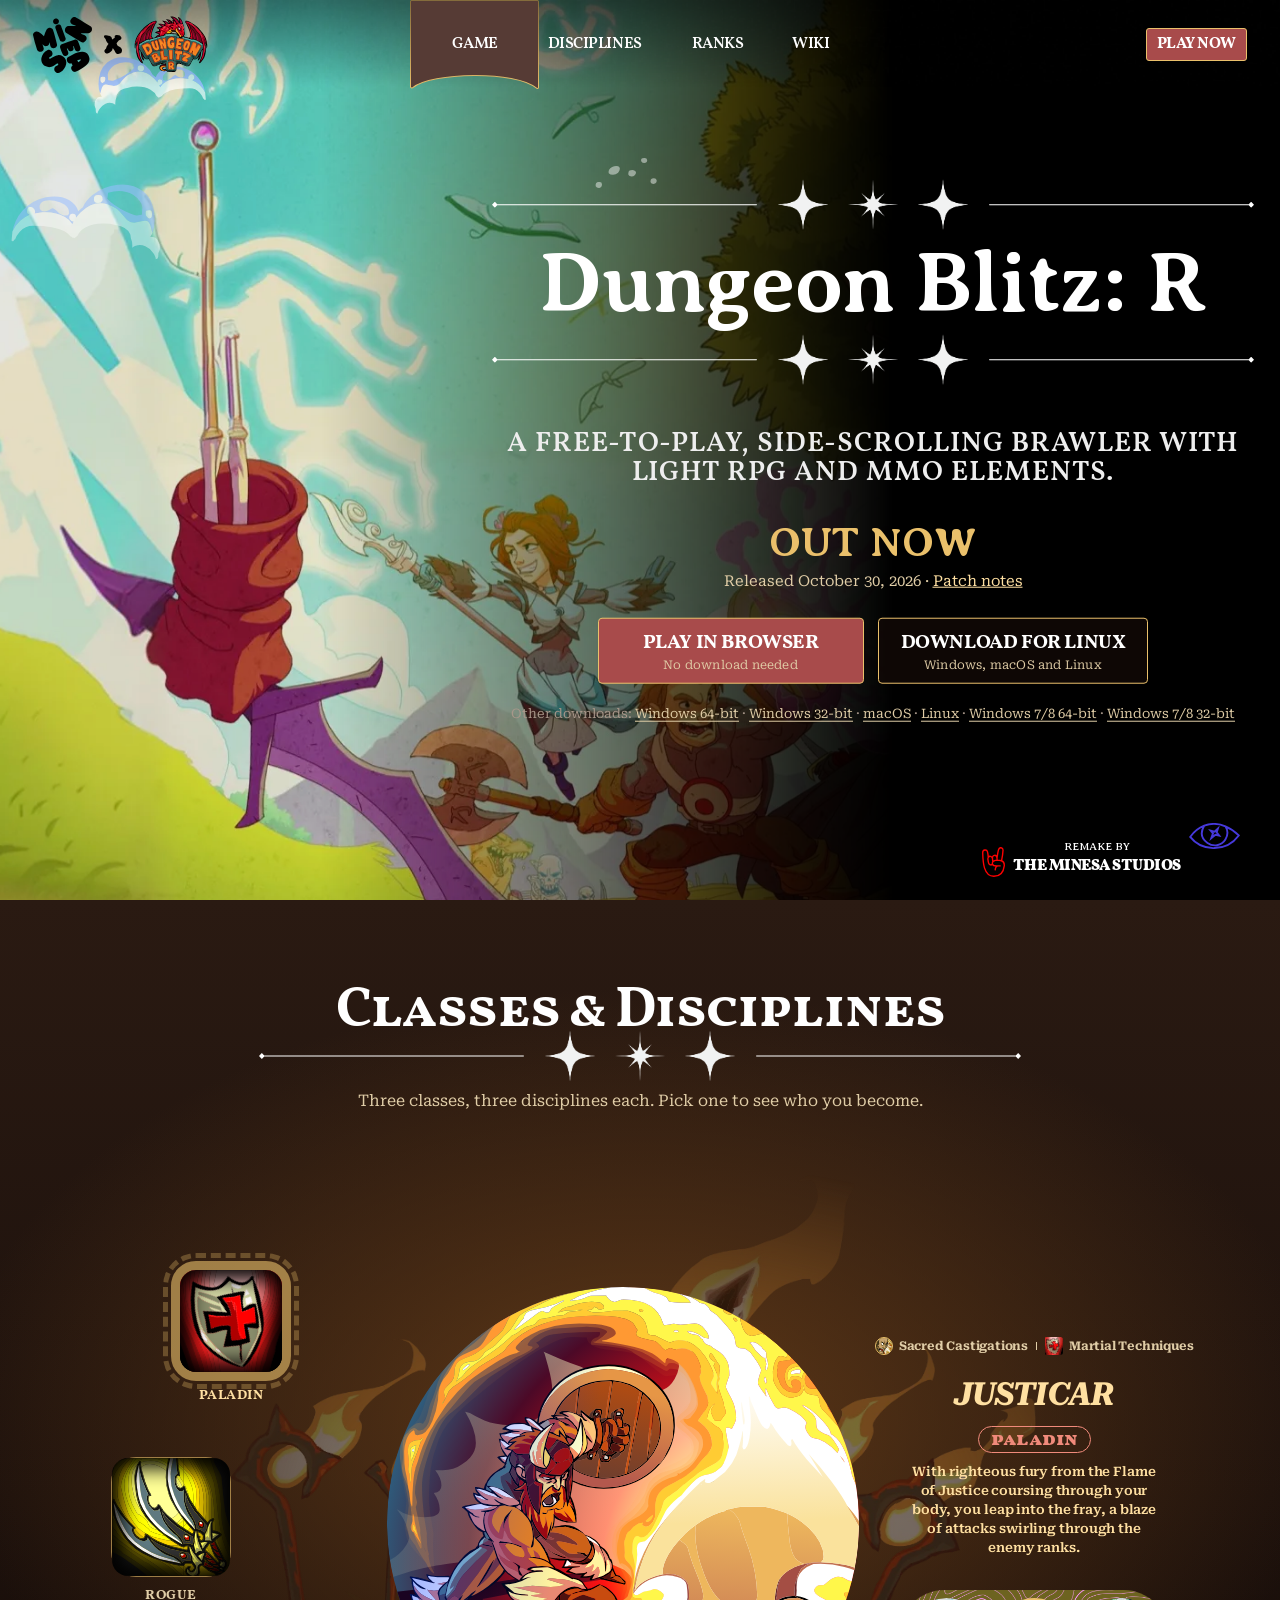
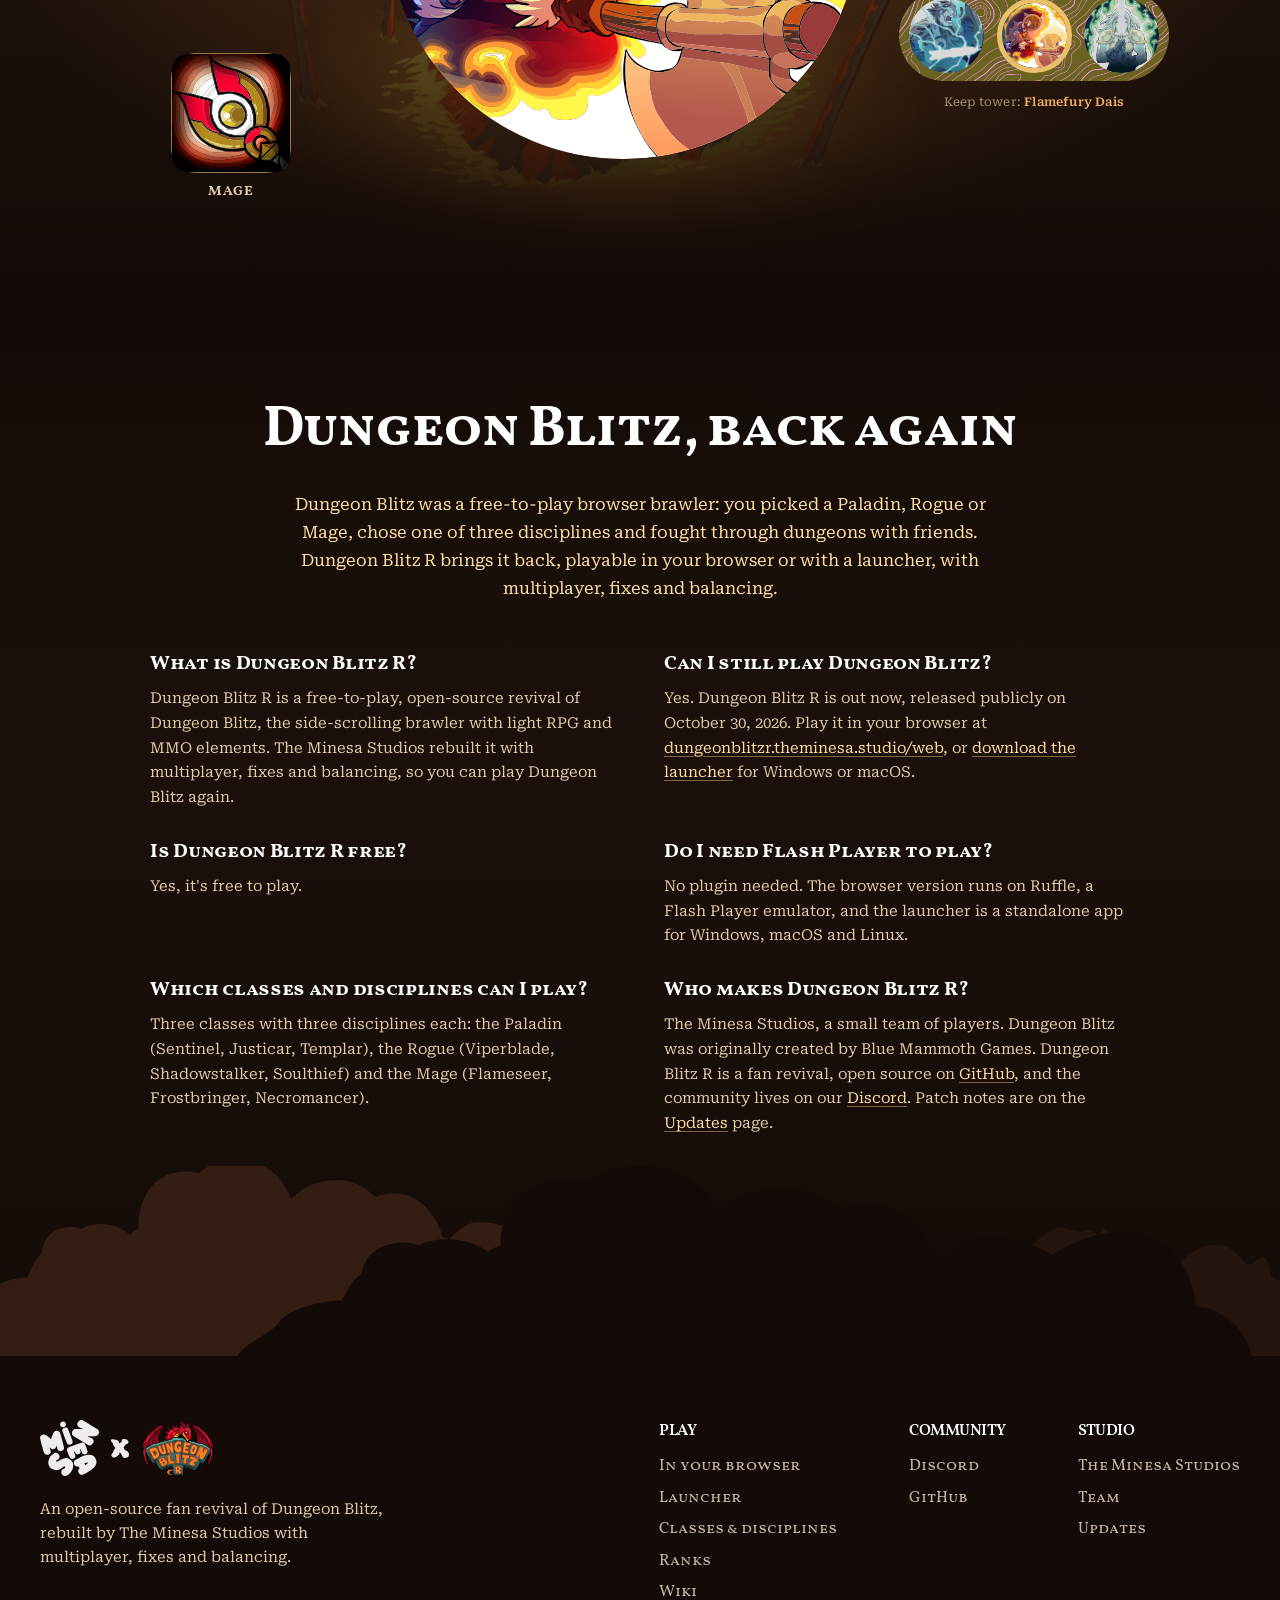
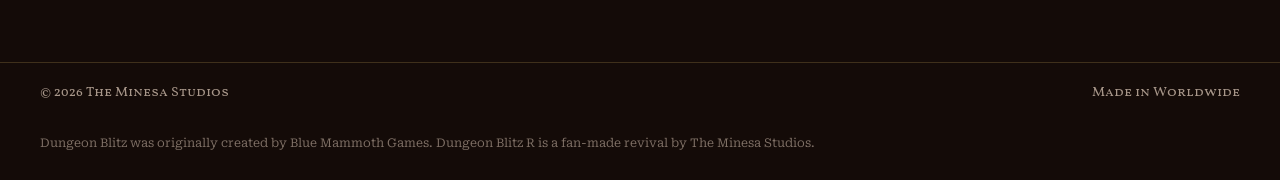
<file: dungeon-blitz-r.html>
<!doctype html>
<html lang="en">
  <head>
    <meta charset="UTF-8" />
    <meta name="viewport" content="width=device-width, initial-scale=1.0" />
    <title>Dungeon Blitz R | Play Dungeon Blitz free in your browser</title>
    <meta
      name="description"
      content="Play Dungeon Blitz again. Dungeon Blitz R is a free, open-source revival of the side-scrolling brawler: Paladin, Rogue and Mage, nine disciplines and multiplayer dungeons, in your browser or with the launcher."
    />
    <link rel="canonical" href="https://theminesa.studio/dungeon-blitz-r.html" />
    <meta property="og:type" content="website" />
    <meta property="og:site_name" content="The Minesa Studios" />
    <meta property="og:title" content="Dungeon Blitz R: play Dungeon Blitz again" />
    <meta
      property="og:description"
      content="A free-to-play, side-scrolling brawler with light RPG and MMO elements. Play in your browser or with the launcher."
    />
    <meta property="og:url" content="https://theminesa.studio/dungeon-blitz-r.html" />
    <meta property="og:image" content="https://theminesa.studio/assets/dungeon-blitz-r/og.jpg" />
    <meta property="og:image:width" content="1200" />
    <meta property="og:image:height" content="630" />
    <meta property="og:image:alt" content="Dungeon Blitz: R" />
    <meta name="twitter:card" content="summary_large_image" />
    <meta name="twitter:title" content="Dungeon Blitz R | Play Dungeon Blitz free in your browser" />
    <meta name="twitter:description" content="A free-to-play, side-scrolling brawler with light RPG and MMO elements. Play in your browser or with the launcher." />
    <meta name="twitter:image" content="https://theminesa.studio/assets/dungeon-blitz-r/og.jpg" />
    <meta name="twitter:image:alt" content="Dungeon Blitz: R" />
    <meta name="theme-color" content="#140b08" />
    <link rel="preconnect" href="https://fonts.googleapis.com" />
    <link rel="preconnect" href="https://fonts.gstatic.com" crossorigin />
    <link
      href="https://fonts.googleapis.com/css2?family=Averia+Serif+Libre:wght@400;700&amp;family=Roboto+Serif:ital,wght@0,400;0,600;0,700;1,400&amp;family=Vollkorn+SC:wght@400;600;700;900&amp;display=swap"
      rel="stylesheet"
    />
    <link rel="stylesheet" href="dungeon-blitz-r.css?v=13" />
    <link rel="icon" type="image/x-icon" href="assets/favicon.ico" />
    <link rel="preload" as="image" href="assets/dungeon-blitz-r/main-bg.webp" fetchpriority="high" />
    <script type="application/ld+json">
      {
        "@context": "https://schema.org",
        "@type": "VideoGame",
        "name": "Dungeon Blitz: R",
        "alternateName": "Dungeon Blitz Remake",
        "url": "https://theminesa.studio/dungeon-blitz-r.html",
        "image": "https://theminesa.studio/assets/dungeon-blitz-r/og.jpg",
        "description": "An open-source fan revival of Dungeon Blitz: a free-to-play, side-scrolling brawler with light RPG and MMO elements.",
        "gamePlatform": ["Web browser", "Windows", "macOS"],
        "genre": ["Action RPG", "Side-scrolling brawler", "MMO"],
        "inLanguage": "en",
        "potentialAction": {
          "@type": "PlayAction",
          "target": "https://dungeonblitzr.theminesa.studio/web"
        },
        "applicationCategory": "Game",
        "playMode": ["https://schema.org/SinglePlayer", "https://schema.org/MultiPlayer"],
        "isAccessibleForFree": true,
        "offers": { "@type": "Offer", "price": 0, "priceCurrency": "USD" },
        "author": { "@type": "Organization", "name": "The Minesa Studios", "url": "https://theminesa.studio" },
        "publisher": { "@type": "Organization", "name": "The Minesa Studios", "url": "https://theminesa.studio" },
        "sameAs": ["https://github.com/theminesastudios", "https://discord.gg/the-minesa-studios-1295512336353722438"]
      }
    </script>
    <script type="application/ld+json">
      {
        "@context": "https://schema.org",
        "@type": "FAQPage",
        "mainEntity": [
          {
            "@type": "Question",
            "name": "What is Dungeon Blitz R?",
            "acceptedAnswer": {
              "@type": "Answer",
              "text": "Dungeon Blitz R is a free-to-play, open-source revival of Dungeon Blitz, the side-scrolling brawler with light RPG and MMO elements. The Minesa Studios rebuilt it with multiplayer, fixes and balancing, so you can play Dungeon Blitz again."
            }
          },
          {
            "@type": "Question",
            "name": "Can I still play Dungeon Blitz?",
            "acceptedAnswer": {
              "@type": "Answer",
              "text": "Yes. Dungeon Blitz R is out now, released publicly on October 30, 2026. Play it in your browser at dungeonblitzr.theminesa.studio/web, or download the launcher for Windows or macOS."
            }
          },
          {
            "@type": "Question",
            "name": "Is Dungeon Blitz R free?",
            "acceptedAnswer": {
              "@type": "Answer",
              "text": "Yes, it's free to play."
            }
          },
          {
            "@type": "Question",
            "name": "Do I need Flash Player to play?",
            "acceptedAnswer": {
              "@type": "Answer",
              "text": "No plugin needed. The browser version runs on Ruffle, a Flash Player emulator, and the launcher is a standalone app for Windows, macOS and Linux."
            }
          },
          {
            "@type": "Question",
            "name": "Which classes and disciplines can I play?",
            "acceptedAnswer": {
              "@type": "Answer",
              "text": "Three classes with three disciplines each: the Paladin (Sentinel, Justicar, Templar), the Rogue (Viperblade, Shadowstalker, Soulthief) and the Mage (Flameseer, Frostbringer, Necromancer)."
            }
          },
          {
            "@type": "Question",
            "name": "Who makes Dungeon Blitz R?",
            "acceptedAnswer": {
              "@type": "Answer",
              "text": "The Minesa Studios, a small team of players. Dungeon Blitz was originally created by Blue Mammoth Games. Dungeon Blitz R is a fan revival, open source on GitHub, and the community lives on our Discord. Patch notes are on the Updates page."
            }
          }
        ]
      }
    </script>
    <script src="dungeon-blitz-r.js?v=5" defer></script>
  </head>
  <body>
    <div class="dbr">
      <a href="#main" class="dbr-skip">Skip to content</a>

      <header class="dbr-header">
        <img src="assets/dungeon-blitz-r/header-bg.png" alt="" class="dbr-header-bg" aria-hidden="true" />
        <a href="./index.html" class="dbr-logo" aria-label="The Minesa Studios home">
          <img src="assets/dungeon-blitz-r/minesa-mark.svg" alt="" class="dbr-logo-mark" width="59" height="56" />
          <img src="assets/dungeon-blitz-r/x.svg" alt="" class="dbr-logo-mark" width="18" height="19" />
          <img src="assets/dungeon-blitz-r/dbr-logo.svg" alt="" width="74" height="57" />
        </a>

        <nav class="dbr-nav" aria-label="Primary">
          <ul>
            <li>
              <a href="#game" class="dbr-nav-item is-active" data-section="game" aria-current="location">
                <img src="assets/dungeon-blitz-r/nav-active.svg" alt="" class="dbr-nav-bg" aria-hidden="true" width="129" height="89" />
                <span>Game</span>
              </a>
            </li>
            <li>
              <a href="#disciplines" class="dbr-nav-item" data-section="disciplines">
                <img src="assets/dungeon-blitz-r/nav-active.svg" alt="" class="dbr-nav-bg" aria-hidden="true" width="129" height="89" />
                <span>Disciplines</span>
              </a>
            </li>
            <li>
              <a href="https://dungeonblitzr.theminesa.studio/rankings" class="dbr-nav-item" target="_blank" rel="noopener">
                <img src="assets/dungeon-blitz-r/nav-active.svg" alt="" class="dbr-nav-bg" aria-hidden="true" width="129" height="89" />
                <span>Ranks</span><span class="dbr-sr-only"> (opens in a new tab)</span>
              </a>
            </li>
            <li>
              <a href="https://dungeonblitzr.theminesa.studio/wiki" class="dbr-nav-item" target="_blank" rel="noopener">
                <img src="assets/dungeon-blitz-r/nav-active.svg" alt="" class="dbr-nav-bg" aria-hidden="true" width="129" height="89" />
                <span>Wiki</span><span class="dbr-sr-only"> (opens in a new tab)</span>
              </a>
            </li>
          </ul>
        </nav>

        <a href="https://dungeonblitzr.theminesa.studio/web" class="dbr-launch" target="_blank" rel="noopener">
          Play Now<span class="dbr-sr-only"> in your browser (opens in a new tab)</span>
        </a>
      </header>

      <main id="main" tabindex="-1">
        <section id="game" class="dbr-main" aria-labelledby="dbr-title">
          <div class="dbr-parallax dbr-main-bg-wrap" aria-hidden="true">
            <img src="assets/dungeon-blitz-r/main-bg.webp" alt="" class="dbr-main-bg" width="2560" height="1186" fetchpriority="high" />
          </div>
          <div class="dbr-main-shade" aria-hidden="true"></div>

          <div class="dbr-sky" aria-hidden="true">
            <img src="assets/dungeon-blitz-r/scenery/mist-cloud-1.svg" alt="" class="dbr-parallax dbr-cloud dbr-cloud-a" width="240" height="109" />
            <img src="assets/dungeon-blitz-r/scenery/mist-cloud-2.svg" alt="" class="dbr-parallax dbr-cloud dbr-cloud-b" width="187" height="111" />
            <img src="assets/dungeon-blitz-r/scenery/mist-cloud-3.svg" alt="" class="dbr-parallax dbr-cloud dbr-cloud-c" width="110" height="63" />
            <img src="assets/dungeon-blitz-r/scenery/mist-cloud-1.svg" alt="" class="dbr-parallax dbr-cloud dbr-cloud-d" width="240" height="109" />
          </div>

          <div class="dbr-main-content">
            <div class="dbr-main-heading">
              <div class="dbr-ornament" aria-hidden="true">
                <img src="assets/dungeon-blitz-r/divider-left.svg" alt="" class="dbr-ornament-line" width="265" height="6" />
                <img src="assets/dungeon-blitz-r/tl-5.png" alt="" class="dbr-ornament-star" width="50" height="50" />
                <img src="assets/dungeon-blitz-r/tl-25.png" alt="" class="dbr-ornament-star" width="50" height="50" />
                <img src="assets/dungeon-blitz-r/tl-5.png" alt="" class="dbr-ornament-star" width="50" height="50" />
                <img src="assets/dungeon-blitz-r/divider-right.svg" alt="" class="dbr-ornament-line" width="265" height="6" />
              </div>
              <h1 id="dbr-title" class="dbr-main-title">Dungeon Blitz: R</h1>
              <div class="dbr-ornament" aria-hidden="true">
                <img src="assets/dungeon-blitz-r/divider-left.svg" alt="" class="dbr-ornament-line" width="265" height="6" />
                <img src="assets/dungeon-blitz-r/tl-5.png" alt="" class="dbr-ornament-star" width="50" height="50" />
                <img src="assets/dungeon-blitz-r/tl-25.png" alt="" class="dbr-ornament-star" width="50" height="50" />
                <img src="assets/dungeon-blitz-r/tl-5.png" alt="" class="dbr-ornament-star" width="50" height="50" />
                <img src="assets/dungeon-blitz-r/divider-right.svg" alt="" class="dbr-ornament-line" width="265" height="6" />
              </div>
            </div>
            <p class="dbr-main-tagline">A free-to-play, side-scrolling brawler with light RPG and MMO elements.</p>

            <div class="dbr-main-status">
              <p class="dbr-main-soon is-live">Out Now</p>
              <p class="dbr-main-release">Released <time datetime="2026-10-30">October 30, 2026</time> &middot; <a href="./updates.html">Patch notes</a></p>
            </div>

            <div class="dbr-play" id="play">
              <a class="dbr-play-btn is-primary" href="https://dungeonblitzr.theminesa.studio/web" target="_blank" rel="noopener">
                Play in browser
                <small>No download needed<span class="dbr-sr-only"> (opens in a new tab)</span></small>
              </a>
              <a
                class="dbr-play-btn"
                href="#play"
                data-launcher-download
              >
                <span data-launcher-label>Download the launcher</span>
                <small data-launcher-meta>Windows, macOS and Linux</small>
              </a>
            </div>
            <p class="dbr-play-other" data-launcher-other>
              Other downloads:
              <a href="#play" data-launcher-asset="win-x64">Windows 64-bit</a>
              &middot;
              <a href="#play" data-launcher-asset="win-ia32">Windows 32-bit</a>
              &middot;
              <a href="#play" data-launcher-asset="mac">macOS</a>
              &middot;
              <a href="#play" data-launcher-asset="linux">Linux</a>
              &middot;
              <a href="#play" data-launcher-asset="win7-x64">Windows 7/8 64-bit</a>
              &middot;
              <a href="#play" data-launcher-asset="win7-ia32">Windows 7/8 32-bit</a>
            </p>
          </div>

          <p class="dbr-credit">
            <img src="assets/dungeon-blitz-r/rocking.svg" alt="" class="dbr-credit-rock" width="23" height="30" />
            <span class="dbr-credit-text">
              <span>remake by</span>
              <strong>The Minesa Studios</strong>
            </span>
            <img src="assets/dungeon-blitz-r/eye.svg" alt="" class="dbr-credit-eye" width="51" height="26" />
          </p>
        </section>

        <section id="disciplines" class="dbr-classes" aria-labelledby="dbr-classes-title">
          <div class="dbr-classes-heading">
            <h2 id="dbr-classes-title" class="dbr-section-title">Classes &amp; Disciplines</h2>
            <div class="dbr-ornament" aria-hidden="true">
                <img src="assets/dungeon-blitz-r/divider-left.svg" alt="" class="dbr-ornament-line" width="265" height="6" />
                <img src="assets/dungeon-blitz-r/tl-5.png" alt="" class="dbr-ornament-star" width="50" height="50" />
                <img src="assets/dungeon-blitz-r/tl-25.png" alt="" class="dbr-ornament-star" width="50" height="50" />
                <img src="assets/dungeon-blitz-r/tl-5.png" alt="" class="dbr-ornament-star" width="50" height="50" />
                <img src="assets/dungeon-blitz-r/divider-right.svg" alt="" class="dbr-ornament-line" width="265" height="6" />
              </div>
            <p class="dbr-classes-intro">Three classes, three disciplines each. Pick one to see who you become.</p>
          </div>

          <!-- Built by dungeon-blitz-r.js from its class data. -->
          <div class="dbr-classes-stage" data-class-showcase></div>
        </section>

        <section id="about" class="dbr-faq" aria-labelledby="dbr-faq-title">
          <div class="dbr-faq-inner">
            <h2 id="dbr-faq-title" class="dbr-section-title">Dungeon Blitz, back again</h2>
            <p class="dbr-faq-lead">
              Dungeon Blitz was a free-to-play browser brawler: you picked a Paladin, Rogue or Mage, chose one of three
              disciplines and fought through dungeons with friends. Dungeon Blitz R brings it back, playable in your
              browser or with a launcher, with multiplayer, fixes and balancing.
            </p>
            <div class="dbr-faq-list">
            <div class="dbr-faq-item">
              <h3>What is Dungeon Blitz R?</h3>
              <p>Dungeon Blitz R is a free-to-play, open-source revival of Dungeon Blitz, the side-scrolling brawler with light RPG and MMO elements. The Minesa Studios rebuilt it with multiplayer, fixes and balancing, so you can play Dungeon Blitz again.</p>
            </div>
            <div class="dbr-faq-item">
              <h3>Can I still play Dungeon Blitz?</h3>
              <p>Yes. Dungeon Blitz R is out now, released publicly on October 30, 2026. Play it in your browser at <a href="https://dungeonblitzr.theminesa.studio/web" target="_blank" rel="noopener">dungeonblitzr.theminesa.studio/web</a>, or <a href="#play">download the launcher</a> for Windows or macOS.</p>
            </div>
            <div class="dbr-faq-item">
              <h3>Is Dungeon Blitz R free?</h3>
              <p>Yes, it's free to play.</p>
            </div>
            <div class="dbr-faq-item">
              <h3>Do I need Flash Player to play?</h3>
              <p>No plugin needed. The browser version runs on Ruffle, a Flash Player emulator, and the launcher is a standalone app for Windows, macOS and Linux.</p>
            </div>
            <div class="dbr-faq-item">
              <h3>Which classes and disciplines can I play?</h3>
              <p>Three classes with three disciplines each: the Paladin (Sentinel, Justicar, Templar), the Rogue (Viperblade, Shadowstalker, Soulthief) and the Mage (Flameseer, Frostbringer, Necromancer).</p>
            </div>
            <div class="dbr-faq-item">
              <h3>Who makes Dungeon Blitz R?</h3>
              <p>The Minesa Studios, a small team of players. Dungeon Blitz was originally created by Blue Mammoth Games. Dungeon Blitz R is a fan revival, open source on <a href="https://github.com/theminesastudios" target="_blank" rel="noopener">GitHub</a>, and the community lives on our <a href="https://discord.gg/the-minesa-studios-1295512336353722438" target="_blank" rel="noopener">Discord</a>. Patch notes are on the <a href="./updates.html">Updates</a> page.</p>
            </div>
            </div>
          </div>
        </section>
      </main>

      <footer class="dbr-footer">
        <div class="dbr-footer-scenery" aria-hidden="true">
          <img src="assets/dungeon-blitz-r/scenery/dark-cloud-2.svg" alt="" class="dbr-parallax dbr-footer-cloud dbr-footer-cloud-back" width="659" height="185" />
          <img src="assets/dungeon-blitz-r/scenery/dark-cloud-3.svg" alt="" class="dbr-parallax dbr-footer-cloud dbr-footer-cloud-mid" width="729" height="143" />
          <img src="assets/dungeon-blitz-r/scenery/dark-cloud-1.svg" alt="" class="dbr-parallax dbr-footer-cloud dbr-footer-cloud-front" width="880" height="198" />
        </div>

        <div class="dbr-footer-inner">
          <div class="dbr-footer-brand">
            <a href="./index.html" class="dbr-logo" aria-label="The Minesa Studios home">
              <img src="assets/dungeon-blitz-r/minesa-mark.svg" alt="" class="dbr-logo-mark" width="59" height="56" />
              <img src="assets/dungeon-blitz-r/x.svg" alt="" class="dbr-logo-mark" width="18" height="19" />
              <img src="assets/dungeon-blitz-r/dbr-logo.svg" alt="" width="74" height="57" />
            </a>
            <p>An open-source fan revival of Dungeon Blitz, rebuilt by The Minesa Studios with multiplayer, fixes and balancing.</p>
          </div>

          <nav class="dbr-footer-links" aria-label="Footer">
            <div>
              <h2 class="dbr-footer-heading">Play</h2>
              <ul>
                <li>
                  <a href="https://dungeonblitzr.theminesa.studio/web" target="_blank" rel="noopener">In your browser<span class="dbr-sr-only"> (opens in a new tab)</span></a>
                </li>
                <li>
                  <a href="#play" data-launcher-download>Launcher</a>
                </li>
                <li><a href="#disciplines">Classes &amp; disciplines</a></li>
                <li><a href="https://dungeonblitzr.theminesa.studio/rankings" target="_blank" rel="noopener">Ranks<span class="dbr-sr-only"> (opens in a new tab)</span></a></li>
                <li><a href="https://dungeonblitzr.theminesa.studio/wiki" target="_blank" rel="noopener">Wiki<span class="dbr-sr-only"> (opens in a new tab)</span></a></li>
              </ul>
            </div>
            <div>
              <h2 class="dbr-footer-heading">Community</h2>
              <ul>
                <li>
                  <a href="https://discord.gg/the-minesa-studios-1295512336353722438" target="_blank" rel="noopener">Discord<span class="dbr-sr-only"> (opens in a new tab)</span></a>
                </li>
                <li>
                  <a href="https://github.com/theminesastudios" target="_blank" rel="noopener">GitHub<span class="dbr-sr-only"> (opens in a new tab)</span></a>
                </li>
              </ul>
            </div>
            <div>
              <h2 class="dbr-footer-heading">Studio</h2>
              <ul>
                <li><a href="./index.html">The Minesa Studios</a></li>
                <li><a href="./team.html">Team</a></li>
                <li><a href="./updates.html">Updates</a></li>
              </ul>
            </div>
          </nav>
        </div>

        <div class="dbr-footer-bottom">
          <span>© 2026 The Minesa Studios</span>
          <span>Made in Worldwide</span>
        </div>
        <p class="dbr-footer-credit">
          Dungeon Blitz was originally created by Blue Mammoth Games. Dungeon Blitz R is a fan-made revival by The Minesa Studios.
        </p>
      </footer>
    </div>
  </body>
</html>
</file>
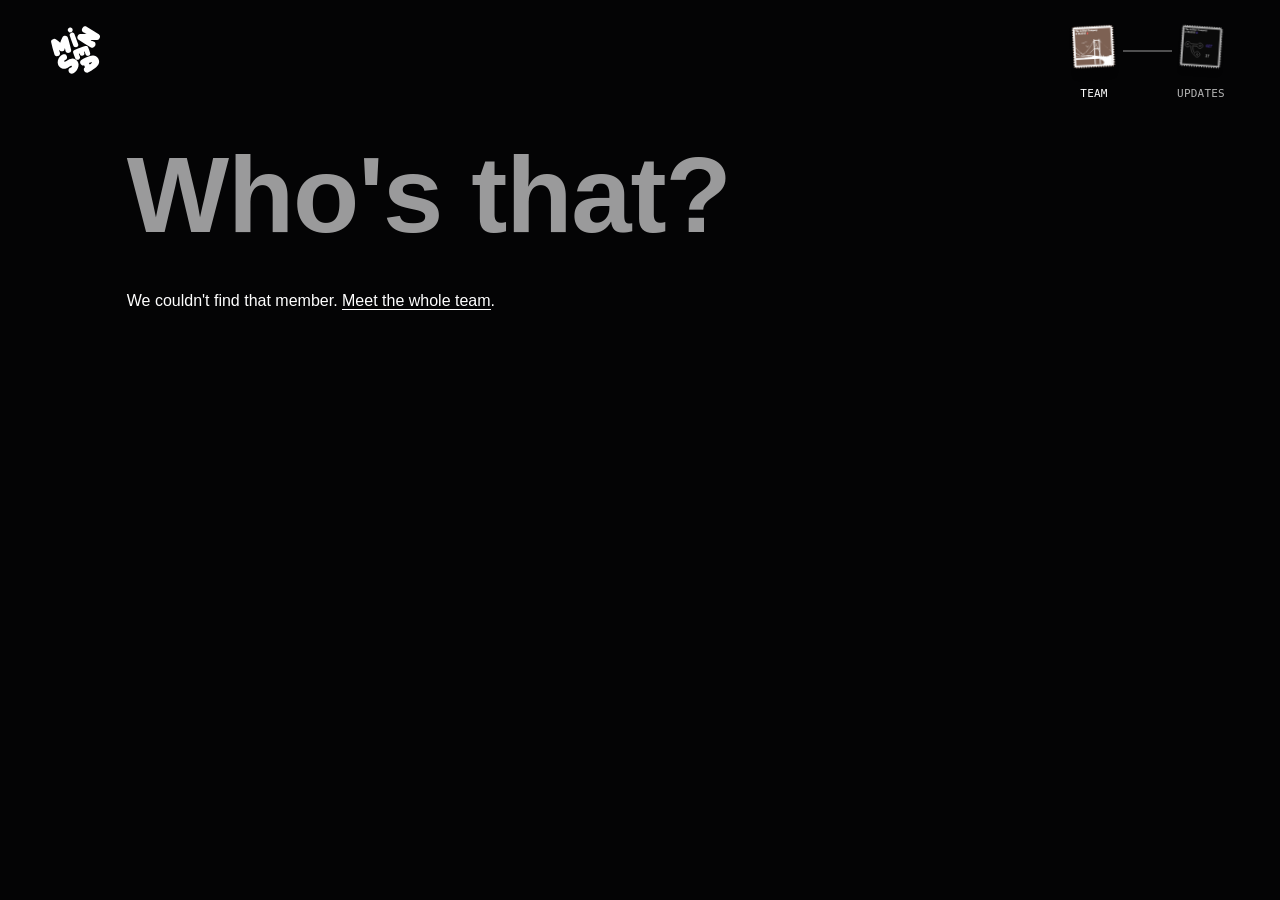
<file: member.html>
<!doctype html>
<html lang="en">
  <head>
    <meta charset="UTF-8" />
    <meta name="viewport" content="width=device-width, initial-scale=1.0" />
    <title>Member | The Minesa Studios</title>
    <meta name="description" content="Meet the people behind The Minesa Studios." />
    <meta name="robots" content="index, follow" />
    <link rel="canonical" href="https://theminesa.studio/team.html" />
    <meta property="og:type" content="profile" />
    <meta property="og:title" content="Member | The Minesa Studios" />
    <meta property="og:description" content="Meet the people behind The Minesa Studios." />
    <meta property="og:url" content="https://theminesa.studio/team.html" />
    <meta name="theme-color" content="#040405" />
    <link rel="stylesheet" href="style.css?v=9" />
    <link rel="stylesheet" href="member.css?v=8" />
    <link rel="icon" type="image/x-icon" href="assets/favicon.ico" />
    <link rel="expect" href="#member-ready" blocking="render" />
    <script>
      // Arriving by view transition, the page shows complete at once (no entrance fades), so
      // the morph doesn't start from a half-empty snapshot.
      addEventListener("pagereveal", (event) => {
        if (event.viewTransition) document.documentElement.classList.add("m-vt-in");
      });
    </script>
  </head>
  <body class="member-page">
    <a class="m-skip" href="#member">Skip to the profile</a>

    <header class="m-header">
      <a class="m-logo" href="./index.html" aria-label="The Minesa Studios home">
        <img src="./assets/navigation-assets/Logo.svg" alt="" width="52" height="51" />
      </a>

      <nav class="site-nav" aria-label="Main">
        <a class="site-nav__item site-nav__item--team is-current" href="./team.html">
          <img src="./assets/navigation-assets/TEAM%20STAMP.svg" alt="" width="50" height="50" />
          <span>Team</span>
        </a>
        <span class="site-nav__divider" aria-hidden="true"></span>
        <a class="site-nav__item site-nav__item--updates" href="./updates.html">
          <img src="./assets/navigation-assets/RELEASE%20STAMP.svg" alt="" width="50" height="50" />
          <span>Updates</span>
        </a>
      </nav>
    </header>

    <!-- Filled from data/members.js by member.js before the first paint. -->
    <main class="m-main" id="member" tabindex="-1"></main>
    <noscript><p class="m-missing">Turn on JavaScript to meet the team, or see <a href="./team.html">the team page</a>.</p></noscript>

    <script src="data/members.js?v=3"></script>
    <script src="member.js?v=5"></script>
    <span id="member-ready" hidden></span>
  </body>
</html>
</file>
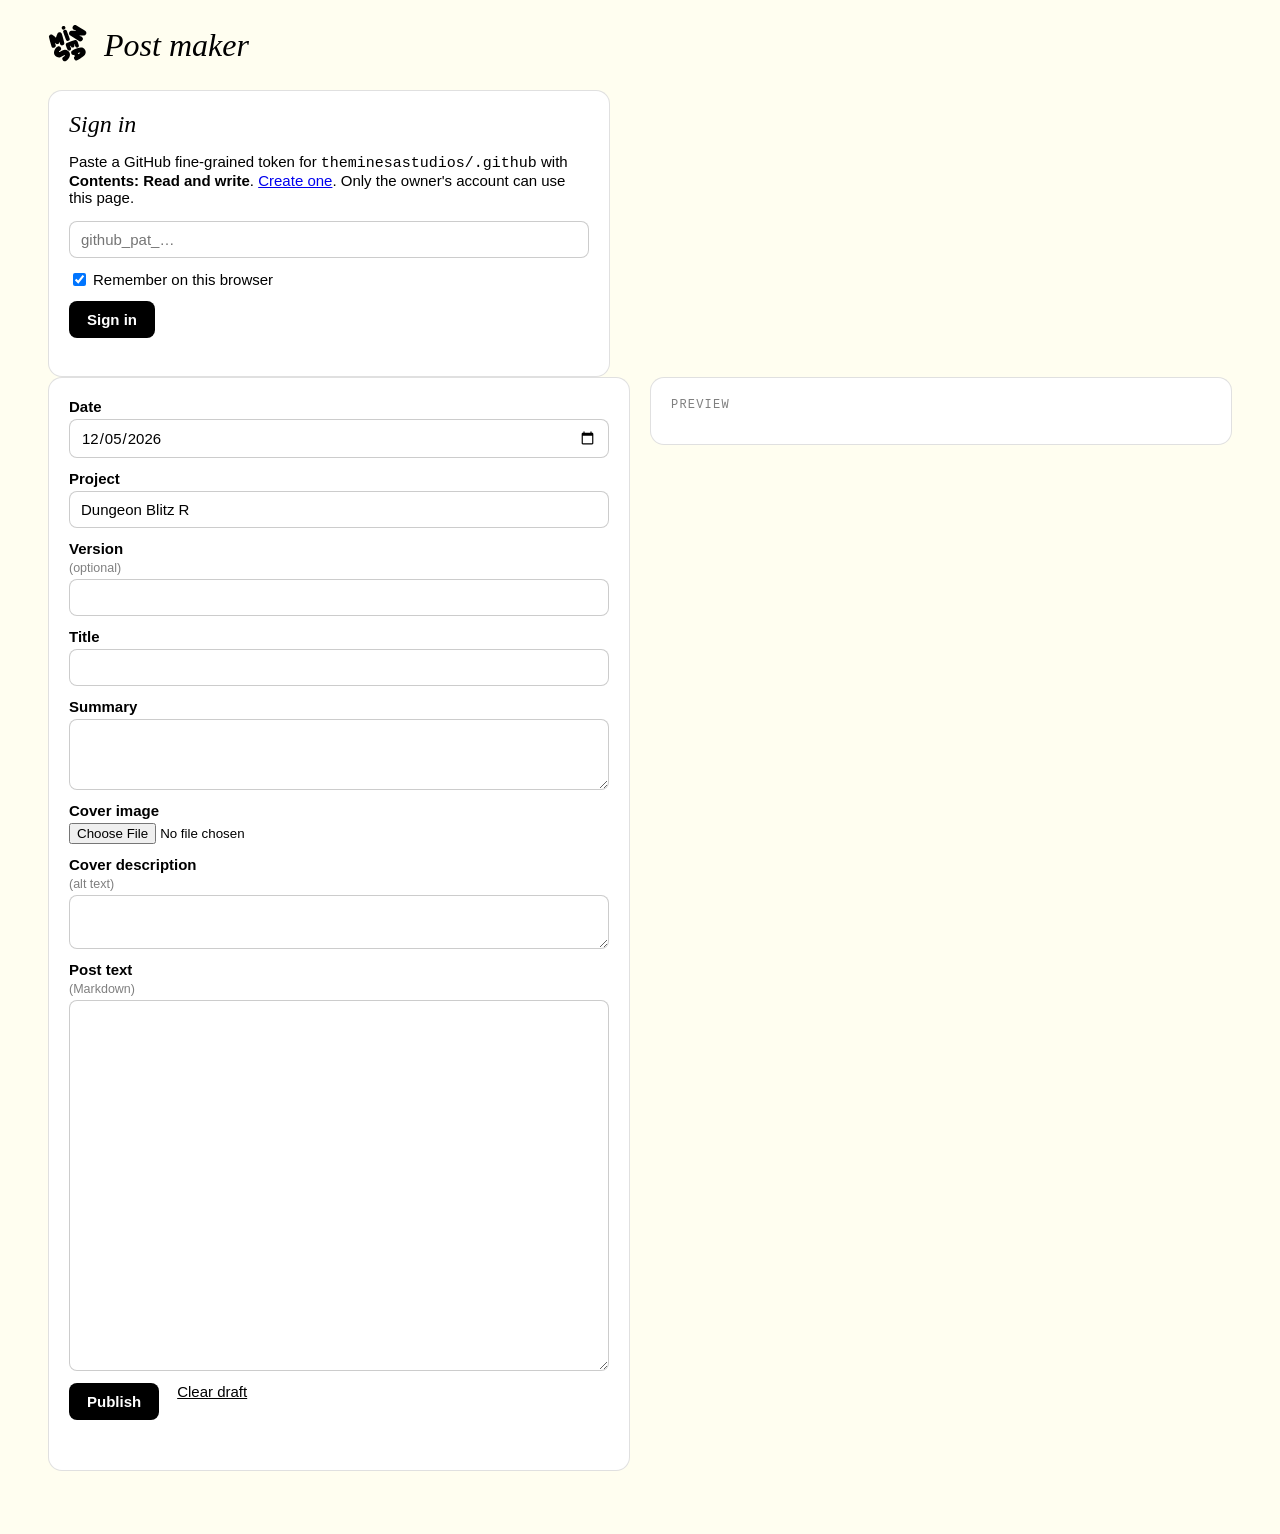
<file: post-maker.html>
<!doctype html>
<html lang="en">
  <head>
    <meta charset="UTF-8" />
    <meta name="viewport" content="width=device-width, initial-scale=1.0" />
    <title>Post maker | The Minesa Studios</title>
    <meta name="robots" content="noindex, nofollow" />
    <link rel="icon" type="image/x-icon" href="assets/favicon.ico" />
    <link rel="stylesheet" href="updates.css?v=9" />
    <link rel="stylesheet" href="post-maker.css?v=1" />
  </head>
  <body class="pm">
    <header class="pm-header">
      <a href="./index.html" class="pm-logo"><img src="./assets/navigation-assets/Logo-black.svg" alt="The Minesa Studios" width="40" height="39" /></a>
      <h1>Post maker</h1>
      <span class="pm-user" data-user hidden></span>
      <button type="button" class="pm-link" data-signout hidden>Sign out</button>
    </header>

    <section class="pm-card" data-signin>
      <h2>Sign in</h2>
      <p>
        Paste a GitHub fine-grained token for <code>theminesastudios/.github</code> with
        <strong>Contents: Read and write</strong>.
        <a href="https://github.com/settings/personal-access-tokens/new" target="_blank" rel="noopener">Create one</a>.
        Only the owner's account can use this page.
      </p>
      <form data-signin-form>
        <input type="password" name="token" placeholder="github_pat_…" autocomplete="off" required />
        <label class="pm-check"><input type="checkbox" name="remember" checked /> Remember on this browser</label>
        <button type="submit">Sign in</button>
      </form>
      <p class="pm-status" data-signin-status></p>
    </section>

    <main class="pm-grid" data-editor hidden>
      <form class="pm-card pm-form" data-post-form>
        <label>Date <input type="date" name="date" required /></label>
        <label>Project <input type="text" name="project" value="Dungeon Blitz R" required /></label>
        <label>Version <small>(optional)</small> <input type="text" name="version" /></label>
        <label>Title <input type="text" name="title" required /></label>
        <label>Summary <textarea name="summary" rows="3" required></textarea></label>
        <label>Cover image <input type="file" name="cover" accept="image/*" /></label>
        <img class="pm-cover" data-cover-preview alt="" hidden />
        <label>Cover description <small>(alt text)</small> <textarea name="imageAlt" rows="2"></textarea></label>
        <label>Post text <small>(Markdown)</small> <textarea name="body" rows="18" required></textarea></label>
        <div class="pm-actions">
          <button type="submit">Publish</button>
          <button type="button" class="pm-link" data-clear>Clear draft</button>
        </div>
        <p class="pm-status" data-post-status></p>
      </form>

      <section class="pm-card pm-preview">
        <p class="pm-label">Preview</p>
        <h2 class="post-title" data-preview-title></h2>
        <div class="post-content is-loaded" data-preview-body></div>
      </section>
    </main>

    <script src="updates.js?v=6"></script>
    <script src="post-maker.js?v=1"></script>
  </body>
</html>
</file>
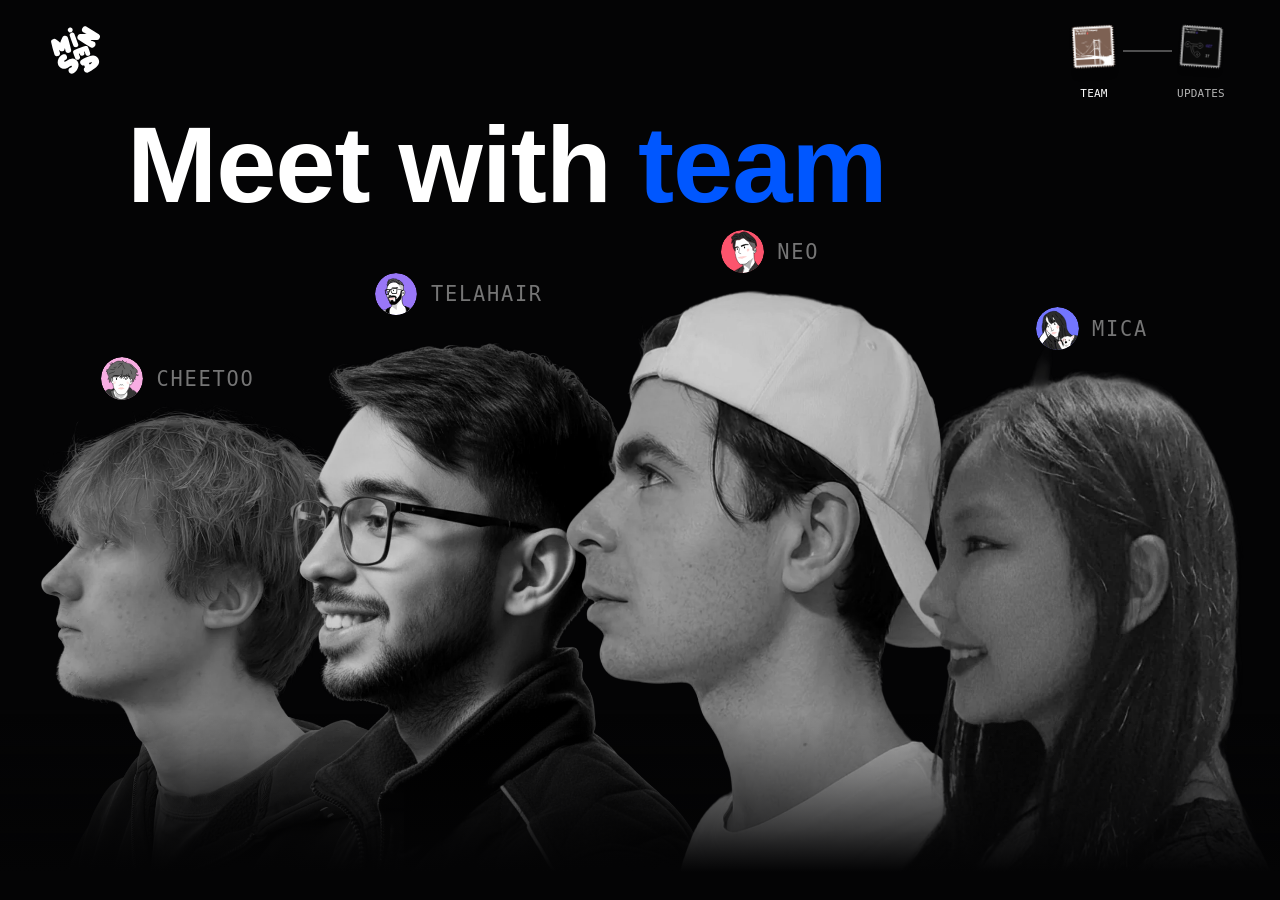
<file: team.html>
<!doctype html>
<html lang="en">
  <head>
    <meta charset="UTF-8" />
    <meta name="viewport" content="width=device-width, initial-scale=1.0" />
    <title>Team | The Minesa Studios</title>
    <meta
      name="description"
      content="Meet The Minesa Studios: Cheetoo, Telahair, Neo and Mica, the people bringing fun back to apps, games and your computer."
    />
    <link rel="canonical" href="https://theminesa.studio/team.html" />
    <meta property="og:type" content="website" />
    <meta property="og:title" content="Meet with team | The Minesa Studios" />
    <meta property="og:description" content="Cheetoo, Telahair, Neo and Mica: the people behind The Minesa Studios." />
    <meta property="og:url" content="https://theminesa.studio/team.html" />
    <meta name="theme-color" content="#040405" />
    <link rel="stylesheet" href="style.css?v=9" />
    <link rel="stylesheet" href="team.css?v=11" />
    <link rel="icon" type="image/x-icon" href="assets/favicon.ico" />
    <script>
      // Photos stay hidden until team.js has loaded them (with a safety net if it never runs).
      // Arriving by view transition from a member page, the line-up shows at once instead.
      document.documentElement.classList.add("js");
      addEventListener("pagereveal", (event) => {
        if (event.viewTransition) document.documentElement.classList.add("team-no-arrival");
      });
      setTimeout(() => document.querySelector(".team-stage")?.classList.add("is-ready"), 4000);
    </script>
    <script type="module" src="team.js?v=10"></script>
  </head>
  <body class="team-page">
    <a class="team-skip" href="#team">Skip to the team</a>

    <header class="team-header">
      <a class="team-logo" href="./index.html" aria-label="The Minesa Studios home">
        <img src="./assets/navigation-assets/Logo.svg" alt="" width="52" height="51" />
      </a>

      <nav class="site-nav" aria-label="Main">
        <a class="site-nav__item site-nav__item--team" href="./team.html" aria-current="page">
          <img src="./assets/navigation-assets/TEAM%20STAMP.svg" alt="" width="50" height="50" />
          <span>Team</span>
        </a>
        <span class="site-nav__divider" aria-hidden="true"></span>
        <a class="site-nav__item site-nav__item--updates" href="./updates.html">
          <img src="./assets/navigation-assets/RELEASE%20STAMP.svg" alt="" width="50" height="50" />
          <span>Updates</span>
        </a>
      </nav>
    </header>

    <main class="team-main" id="team" tabindex="-1">
      <div class="team-stage">
        <h1 class="team-title">
          <span class="team-title-lead" style="view-transition-name: meet-with">Meet with</span>
          <span class="team-title-word" style="view-transition-name: meet-name" aria-hidden="true"><span class="team-title-text">team</span></span>
          <span class="team-sr">team</span>
        </h1>

        <!-- Positions are the Figma frame's (Desktop - Team, 1512 × 982) in px; data-crop is each photo
             fill's CROP imageTransform (x y width height of the visible region, 0–1). -->
        <ul class="team-lineup">
          <li
            class="member"
            data-member="cheetoo"
            style="--color: #f8ade3; --px: 0; --py: 438.7; --pw: 477.02; --ph: 606.73; --tx: 119; --ty: 404"
          >
            <a class="member-link" href="./member.html?user=cheetoo">
              <span class="member-portrait">
                <img data-crop="0.12327273 0.17142858 0.87646759 0.82857144" src="./assets/team/cheetoo.webp?v=7" alt="Cheetoo" width="880" height="1184" />
              </span>
              <span class="member-tag">
                <img class="member-avatar" style="view-transition-name: avatar-cheetoo" src="./assets/team/avatar-cheetoo.svg" alt="" width="50" height="50" />
                <span class="member-name">Cheetoo</span>
              </span>
            </a>
          </li>
          <li
            class="member"
            data-member="telahair"
            style="--color: #9977f7; --px: 299.46; --py: 358.63; --pw: 552.77; --ph: 729.16; --tx: 443; --ty: 304"
          >
            <a class="member-link" href="./member.html?user=telahair">
              <span class="member-portrait">
                <img data-crop="0.18666634 0.08845947 0.69103032 0.91154057" src="./assets/team/telahair.webp?v=7" alt="Telahair" width="1254" height="1254" />
              </span>
              <span class="member-tag">
                <img class="member-avatar" style="view-transition-name: avatar-telahair" src="./assets/team/avatar-telahair.svg" alt="" width="50" height="50" />
                <span class="member-name">Telahair</span>
              </span>
            </a>
          </li>
          <li
            class="member"
            data-member="neo"
            data-contrast="1"
            style="--color: #fc546d; --px: 639.49; --py: 304; --pw: 584.62; --ph: 837.43; --tx: 852; --ty: 254"
          >
            <a class="member-link" href="./member.html?user=neo">
              <span class="member-portrait">
                <img data-crop="0.15718563 0.18555771 0.83083838 0.58202934" src="./assets/team/neo.webp?v=7" alt="Neo" width="1072" height="2192" />
              </span>
              <span class="member-tag">
                <img class="member-avatar" style="view-transition-name: avatar-neo" src="./assets/team/avatar-neo.svg" alt="" width="50" height="50" />
                <span class="member-name">Neo</span>
              </span>
            </a>
          </li>
          <li
            class="member"
            data-member="mica"
            data-contrast="1"
            style="--color: #7375ff; --px: 966; --py: 372; --pw: 548.74; --ph: 837.43; --tx: 1224; --ty: 345"
          >
            <a class="member-link" href="./member.html?user=mica">
              <span class="member-portrait">
                <img data-crop="0.08829094 0.21525887 0.77948076 0.66394192" src="./assets/team/mica.webp?v=7" alt="Mica" width="768" height="1376" />
              </span>
              <span class="member-tag">
                <img class="member-avatar" style="view-transition-name: avatar-mica" src="./assets/team/avatar-mica.svg" alt="" width="50" height="50" />
                <span class="member-name">Mica</span>
              </span>
            </a>
          </li>
        </ul>
      </div>
    </main>
  </body>
</html>
</file>
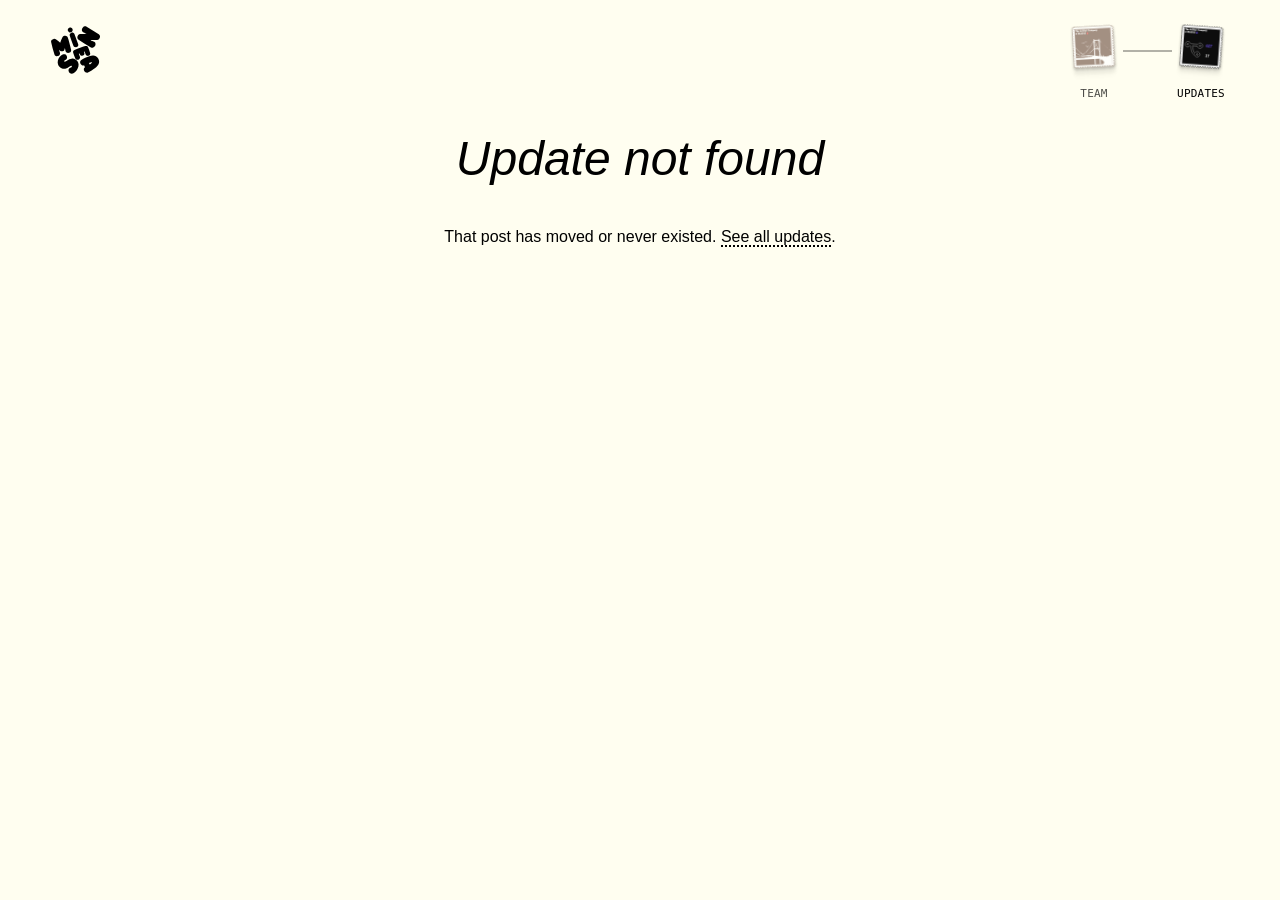
<file: update.html>
<!doctype html>
<html lang="en">
  <head>
    <meta charset="UTF-8" />
    <meta name="viewport" content="width=device-width, initial-scale=1.0" />
    <title>Update | The Minesa Studios</title>
    <meta name="description" content="An update from The Minesa Studios." />
    <meta name="robots" content="index, follow" />
    <link rel="canonical" href="https://theminesa.studio/updates.html" />
    <meta property="og:type" content="article" />
    <meta property="og:title" content="Update | The Minesa Studios" />
    <meta property="og:description" content="An update from The Minesa Studios." />
    <meta property="og:url" content="https://theminesa.studio/updates.html" />
    <meta property="og:image" content="https://theminesa.studio/assets/updates/2026-10-29-cover.webp" />
    <meta name="theme-color" content="#fffef0" />
    <link rel="stylesheet" href="style.css?v=9" />
    <link rel="stylesheet" href="updates.css?v=8" />
    <link rel="icon" type="image/x-icon" href="assets/favicon.ico" />
    <link rel="expect" href="#updates-ready" blocking="render" />
  </head>
  <body class="updates-page updates-page--post">
    <a class="u-skip" href="#update-post">Skip to the post</a>

    <header class="u-header">
      <a class="u-logo" href="./index.html" aria-label="The Minesa Studios home">
        <img src="./assets/navigation-assets/Logo-black.svg" alt="" width="52" height="51" />
      </a>

      <nav class="site-nav" aria-label="Main">
        <a class="site-nav__item site-nav__item--team" href="./team.html">
          <img src="./assets/navigation-assets/TEAM%20STAMP.svg" alt="" width="50" height="50" />
          <span>Team</span>
        </a>
        <span class="site-nav__divider" aria-hidden="true"></span>
        <a class="site-nav__item site-nav__item--updates" href="./updates.html" aria-current="page">
          <img src="./assets/navigation-assets/RELEASE%20STAMP.svg" alt="" width="50" height="50" />
          <span>Updates</span>
        </a>
      </nav>
    </header>

    <main class="post-main">
      <article class="post" id="update-post" tabindex="-1"></article>
      <noscript><p class="post-missing">Turn on JavaScript to read this update.</p></noscript>
    </main>

    <script src="data/updates.js?v=10"></script>
    <script src="updates.js?v=6"></script>
    <span id="updates-ready" hidden></span>
  </body>
</html>
</file>
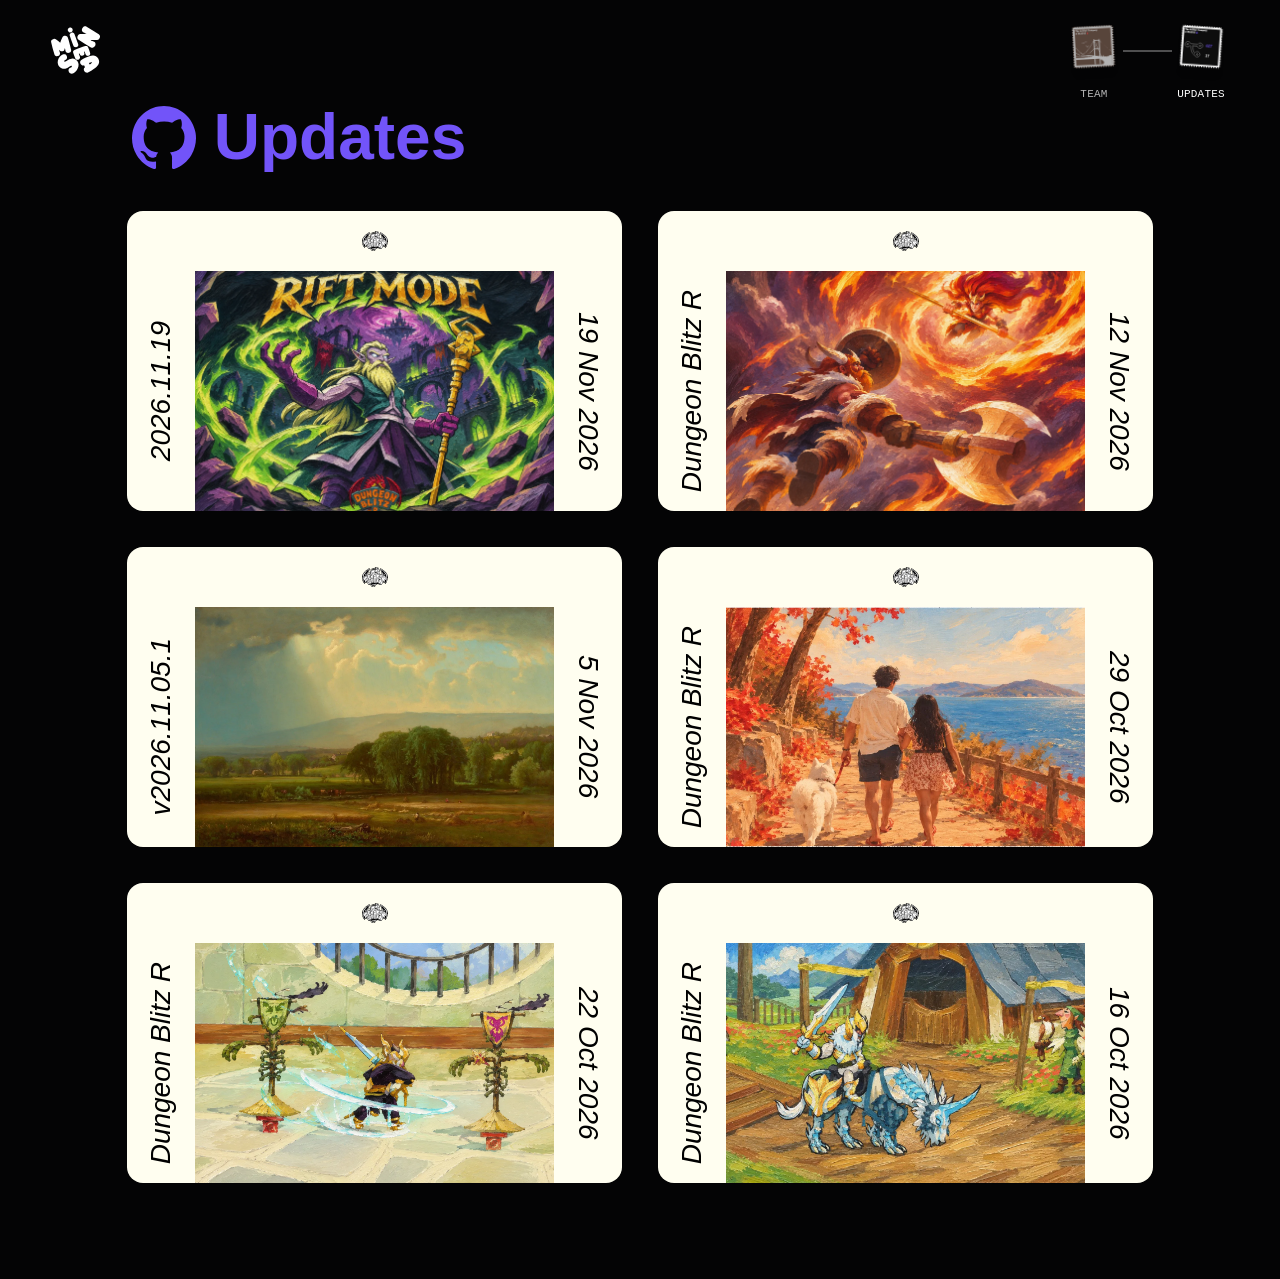
<file: updates.html>
<!doctype html>
<html lang="en">
  <head>
    <meta charset="UTF-8" />
    <meta name="viewport" content="width=device-width, initial-scale=1.0" />
    <title>Updates | The Minesa Studios</title>
    <meta
      name="description"
      content="Patch notes and news from The Minesa Studios: what changed in Dungeon Blitz and our other projects, update by update."
    />
    <link rel="canonical" href="https://theminesa.studio/updates.html" />
    <meta property="og:type" content="website" />
    <meta property="og:title" content="Updates | The Minesa Studios" />
    <meta property="og:description" content="Patch notes and news from The Minesa Studios." />
    <meta property="og:url" content="https://theminesa.studio/updates.html" />
    <meta name="theme-color" content="#040405" />
    <link rel="stylesheet" href="style.css?v=9" />
    <link rel="stylesheet" href="updates.css?v=10" />
    <link rel="icon" type="image/x-icon" href="assets/favicon.ico" />
    <link rel="expect" href="#updates-ready" blocking="render" />
  </head>
  <body class="updates-page updates-page--list">
    <a class="u-skip" href="#updates">Skip to updates</a>

    <header class="u-header">
      <a class="u-logo" href="./index.html" aria-label="The Minesa Studios home">
        <img src="./assets/navigation-assets/Logo.svg" alt="" width="52" height="51" />
      </a>

      <nav class="site-nav" aria-label="Main">
        <a class="site-nav__item site-nav__item--team" href="./team.html">
          <img src="./assets/navigation-assets/TEAM%20STAMP.svg" alt="" width="50" height="50" />
          <span>Team</span>
        </a>
        <span class="site-nav__divider" aria-hidden="true"></span>
        <a class="site-nav__item site-nav__item--updates" href="./updates.html" aria-current="page">
          <img src="./assets/navigation-assets/RELEASE%20STAMP.svg" alt="" width="50" height="50" />
          <span>Updates</span>
        </a>
      </nav>
    </header>

    <main class="updates-main" id="updates" tabindex="-1">
      <h1 class="updates-title">
        <a
          class="updates-title__github"
          href="https://github.com/theminesastudios/dungeon-blitz-r-launcher/releases"
          aria-label="Releases on GitHub"
        >
          <img src="./assets/updates/github.svg" alt="" width="64" height="63" />
        </a>
        <span>Updates</span>
      </h1>

      <ul class="updates-list" id="updates-list"></ul>
      <noscript><p class="updates-empty">Turn on JavaScript to read our updates.</p></noscript>
    </main>

    <script src="data/updates.js?v=9"></script>
    <script src="updates.js?v=6"></script>
    <span id="updates-ready" hidden></span>
  </body>
</html>
</file>
<file: dungeon-blitz-r.css>
/* Dungeon Blitz: R (Figma: Websites > Main + Classes & Disciplines), ported from minesa-v6.
   Fonts come from Google Fonts in dungeon-blitz-r.html. */
.dbr {
  --font-vollkorn: "Vollkorn SC";
  --font-averia: "Averia Serif Libre";
  --font-roboto-serif: "Roboto Serif";
}

body {
  margin: 0;
}

.dbr {
  --dbr-gold: #eac06b;
  --dbr-red: #ff4949;
  --dbr-maroon: #a84b4b;
  /* Maroon lifted for text on the brown stage: 4.9:1 on #3b2820. */
  --dbr-rose: #f08a7b;
  --dbr-cream: #ffe0a2;
  --dbr-sand: #e0cda7;
  --dbr-night: #140b08;
  --dbr-header-h: 89px;
  /* Spring approximations (no overshoot / light overshoot). */
  --dbr-spring: linear(0, 0.157, 0.438, 0.66, 0.808, 0.897, 0.948, 0.976, 0.99, 0.997, 1);
  --dbr-spring-snappy: linear(0, 0.204, 0.624, 0.96, 1.08, 1.06, 1.02, 1);

  position: relative;
  min-height: 100vh;
  overflow-x: clip;
  background: #000;
  color: #fff;
  font-family: var(--font-vollkorn), serif;
}

:root:has(.dbr) {
  background: var(--dbr-night, #140b08);
}

@media (prefers-reduced-motion: no-preference) {
  :root:has(.dbr) {
    scroll-behavior: smooth;
  }
}

.dbr img {
  display: block;
  max-width: none;
}

.dbr button {
  padding: 0;
  border: 0;
  background: none;
  font: inherit;
  color: inherit;
  cursor: pointer;
}

.dbr a {
  color: inherit;
}

.dbr :focus-visible {
  outline: 2px solid var(--dbr-gold);
  outline-offset: 3px;
}

.dbr ul {
  margin: 0;
  padding: 0;
  list-style: none;
}

.dbr-sr-only {
  position: absolute;
  width: 1px;
  height: 1px;
  margin: -1px;
  padding: 0;
  overflow: hidden;
  clip-path: inset(50%);
  white-space: nowrap;
  border: 0;
}

.dbr-skip {
  position: fixed;
  z-index: 100;
  top: 12px;
  left: 12px;
  padding: 10px 16px;
  border: 1px solid var(--dbr-gold);
  border-radius: 3px;
  background: var(--dbr-maroon);
  color: #fff;
  font-weight: 700;
  text-decoration: none;
  translate: 0 -200%;
}

.dbr-skip:focus-visible {
  translate: 0 0;
}

.dbr main:focus {
  outline: none;
}

.dbr section {
  scroll-margin-top: var(--dbr-header-h);
}

/* ---------- Parallax (CSS scroll-driven; static where unsupported or reduced motion) ---------- */
@media (prefers-reduced-motion: no-preference) {
  @supports (animation-timeline: scroll()) {
    .dbr-parallax {
      animation: dbr-parallax linear both;
      animation-timeline: scroll(root);
      animation-range: 0 100vh;
    }

    .dbr-footer .dbr-parallax {
      animation-name: dbr-rise;
      animation-timeline: view();
      animation-range: entry 0% entry 100%;
    }

    .dbr-header::before {
      animation: dbr-header-solid linear both;
      animation-timeline: scroll(root);
      animation-range: 40vh 80vh;
    }

    .dbr-header .dbr-logo-mark {
      animation: dbr-mark-light linear both;
      animation-timeline: scroll(root);
      animation-range: 40vh 80vh;
    }
  }
}

/* The Minesa mark is black ink; over dark ground it is drawn light. */
.dbr-header .dbr-logo-mark,
.dbr-footer .dbr-logo-mark {
  filter: invert(0.93);
}

@supports (animation-timeline: scroll()) {
  @media (prefers-reduced-motion: no-preference) {
    .dbr-header .dbr-logo-mark {
      filter: none;
    }
  }
}

@keyframes dbr-mark-light {
  to {
    filter: invert(0.93);
  }
}

@keyframes dbr-parallax {
  to {
    translate: 0 var(--dbr-shift, 0px);
  }
}

@keyframes dbr-rise {
  from {
    translate: 0 var(--dbr-shift, 0px);
  }
  to {
    translate: 0 0;
  }
}

@keyframes dbr-header-solid {
  from {
    opacity: 0;
  }
  to {
    opacity: 1;
  }
}

/* ---------- Header ---------- */
.dbr-header {
  position: fixed;
  z-index: 50;
  inset: 0 0 auto;
  display: grid;
  grid-template-columns: 1fr auto 1fr;
  align-items: center;
  height: var(--dbr-header-h);
  padding: 0 33px;
}

/* Solid backdrop that fades in once the hero scrolls away (always on without scroll timelines). */
.dbr-header::before {
  content: "";
  position: absolute;
  inset: 0;
  background: rgba(20, 11, 8, 0.92);
  border-bottom: 1px solid rgba(234, 192, 107, 0.25);
  pointer-events: none;
}

@supports (animation-timeline: scroll()) {
  .dbr-header::before {
    opacity: 0;
  }
}

@media (prefers-reduced-motion: reduce) {
  .dbr-header::before {
    opacity: 1;
  }
}

.dbr-header-bg {
  position: absolute;
  inset: 0;
  width: 100%;
  height: 100%;
  object-fit: cover;
  pointer-events: none;
}

.dbr-logo {
  position: relative;
  display: flex;
  align-items: center;
  gap: 12px;
  justify-self: start;
  border-radius: 4px;
}

.dbr-nav {
  position: relative;
  height: var(--dbr-header-h);
}

.dbr-nav ul {
  display: flex;
  align-items: center;
  gap: 50px;
  height: 100%;
}

.dbr-nav li {
  height: 100%;
}

.dbr-nav-item {
  position: relative;
  display: flex;
  align-items: center;
  justify-content: center;
  height: 100%;
  color: #fff;
  font-size: 16px;
  font-weight: 600;
  line-height: 1.4;
  letter-spacing: -0.48px;
  text-transform: uppercase;
  text-decoration: none;
  white-space: nowrap;
}

/* The banner is 129px wide in the design; centring it keeps the design's spacing between items. */
.dbr-nav-bg {
  position: absolute;
  top: 0;
  left: calc(50% - 64.5px);
  width: 129px;
  height: 100%;
  opacity: 0;
  transform: translateY(-12px);
  transition: opacity 0.25s var(--dbr-spring), transform 0.35s var(--dbr-spring);
}

.dbr-nav-item.is-active .dbr-nav-bg {
  opacity: 1;
  transform: none;
}

.dbr-nav-item span {
  position: relative;
}

.dbr-nav-item:not(.is-soon):hover span {
  color: var(--dbr-cream);
}

.dbr-nav-item.is-soon {
  color: rgba(255, 255, 255, 0.6);
  cursor: default;
}

.dbr-launch {
  position: relative;
  justify-self: end;
  padding: 10px;
  border: 1px solid var(--dbr-gold);
  border-radius: 3px;
  background: var(--dbr-maroon);
  color: #fff;
  font-size: 16px;
  font-weight: 700;
  line-height: 11px;
  letter-spacing: -0.48px;
  text-transform: uppercase;
  text-decoration: none;
  white-space: nowrap;
  transition: background-color 0.15s ease, transform 0.15s var(--dbr-spring);
}

.dbr-launch:hover {
  background: #bd5656;
}

.dbr-launch:active {
  transform: scale(0.97);
}

/* ---------- Hero ---------- */
.dbr-main {
  position: relative;
  min-height: max(100vh, 720px);
  overflow: hidden;
}

/* Taller than the hero so the art has room to travel. */
.dbr-main-bg-wrap {
  --dbr-shift: 18vh;
  position: absolute;
  inset: 0 0 -20vh;
}

.dbr-main-bg {
  width: 100%;
  height: 100%;
  object-fit: cover;
  object-position: 20% top;
  opacity: 0.9;
}

/* Figma: gradient starts at x=497/1978 and is fully black at 59.6% of the rest. */
.dbr-main-shade {
  position: absolute;
  inset: 0 0 0 25.1%;
  background: linear-gradient(to right, rgba(0, 0, 0, 0) 0%, #000 59.615%);
}

.dbr-sky {
  position: absolute;
  inset: 0;
  pointer-events: none;
}

.dbr-cloud {
  position: absolute;
  height: auto;
  opacity: 0.85;
}

/* Far clouds move least, near clouds most. */
.dbr-cloud-a { --dbr-shift: -14vh; left: 4%; top: 17%; width: clamp(140px, 15vw, 240px); }
.dbr-cloud-b { --dbr-shift: -26vh; left: 27%; top: 9%; width: clamp(110px, 11vw, 187px); }
.dbr-cloud-c { --dbr-shift: -8vh; left: 46%; top: 24%; width: clamp(70px, 6vw, 110px); opacity: 0.6; }
.dbr-cloud-d { --dbr-shift: -36vh; left: -3%; top: 52%; width: clamp(180px, 20vw, 320px); opacity: 0.55; transform: scaleX(-1); }

.dbr-main-content {
  position: absolute;
  z-index: 1;
  top: 50%;
  right: max(26px, calc((100% - 762px) * 0.04));
  display: flex;
  flex-direction: column;
  align-items: center;
  gap: 64px;
  width: min(762px, calc(100% - 32px));
  transform: translateY(-50%);
}

.dbr-main-heading {
  display: flex;
  flex-direction: column;
  align-items: center;
  width: 100%;
}

.dbr-main-title {
  margin: 0;
  font-family: var(--font-averia), serif;
  font-size: clamp(48px, 6.7vw, 96px);
  font-weight: 700;
  line-height: normal;
  letter-spacing: -0.01em;
  text-align: center;
  text-wrap: balance;
  color: #fff;
}

.dbr-main-tagline {
  margin: 16px 0 0;
  font-size: clamp(20px, 2.2vw, 32px);
  font-weight: 600;
  line-height: 1.04;
  letter-spacing: 0.96px;
  text-align: center;
  text-transform: uppercase;
  color: #eee;
}

.dbr-main-soon {
  margin: 0;
  font-family: var(--font-averia), serif;
  font-size: clamp(32px, 3.3vw, 48px);
  font-weight: 700;
  text-transform: uppercase;
  color: red;
  white-space: nowrap;
}

.dbr-ornament {
  display: flex;
  align-items: center;
  justify-content: space-between;
  width: 100%;
  height: 50px;
}

.dbr-ornament-line {
  width: 34.8%;
  height: 6px;
}

.dbr-ornament-star {
  width: 50px;
  height: 50px;
  transform: scaleY(-1);
}

.dbr-credit {
  position: absolute;
  z-index: 1;
  right: 40px;
  bottom: 23px;
  display: flex;
  align-items: flex-end;
  gap: 8px;
  margin: 0;
}

.dbr-credit-rock {
  width: 23px;
  height: 30px;
}

.dbr-credit-eye {
  width: 51px;
  height: 26px;
  align-self: flex-start;
  margin-top: -16px;
}

.dbr-credit-text {
  display: flex;
  flex-direction: column;
  align-items: center;
  line-height: 1.4;
  text-transform: uppercase;
}

.dbr-credit-text span {
  font-family: var(--font-averia), serif;
  font-size: 11px;
}

.dbr-credit-text strong {
  font-family: var(--font-vollkorn), serif;
  font-size: 16px;
  font-weight: 900;
  letter-spacing: -0.48px;
}

/* ---------- Classes & Disciplines ---------- */
/* The section glows in the selected discipline's accent (set by dungeon-blitz-r.js); the
   registered property lets the colour cross-fade. */
@property --dbr-accent {
  syntax: "<color>";
  inherits: true;
  initial-value: #e0832b;
}

.dbr-classes {
  position: relative;
  z-index: 1;
  padding: 72px 0 0;
  background:
    radial-gradient(ellipse 75% 60% at 50% 52%, color-mix(in srgb, var(--dbr-accent) 34%, #1f140e) 0%, transparent 72%),
    linear-gradient(to bottom, #2a1a12, #140b08);
  text-align: center;
  transition: --dbr-accent 0.7s ease;
}


.dbr-classes-heading {
  position: relative;
  display: flex;
  flex-direction: column;
  align-items: center;
  width: min(762px, calc(100% - 32px));
  margin: 0 auto 50px;
}

.dbr-section-title {
  display: flex;
  align-items: center;
  gap: 12px;
  margin: 0 0 -20px;
  font-family: var(--font-vollkorn), serif;
  font-size: clamp(36px, 4.4vw, 64px);
  font-weight: 700;
  letter-spacing: -1.92px;
  white-space: nowrap;
  color: #fff;
}



.dbr-classes-intro {
  margin: 8px 0 0;
  font-family: var(--font-roboto-serif), serif;
  font-size: 16px;
  line-height: 1.5;
  color: var(--dbr-sand);
}

.dbr-classes-stage {
  position: relative;
  display: grid;
  grid-template-columns: 1fr 472px 1fr;
  align-items: center;
  gap: 40px;
  min-height: 616px;
  padding: 52px 111px 250px;
  overflow: hidden;
}


.dbr-class-picker {
  position: relative;
  justify-self: start;
  width: 189px;
  height: 540px;
}

.dbr-class-thumb {
  position: absolute;
  width: 120px;
  height: 120px;
  box-sizing: border-box;
  border: 1px solid rgba(234, 192, 107, 0.6) !important;
  border-radius: 25px;
  outline: 5px dashed transparent;
  outline-offset: 3px;
  transition: border-width 0.25s var(--dbr-spring), outline-color 0.25s ease, transform 0.25s var(--dbr-spring-snappy);
}

.dbr-class-thumb img {
  width: 100%;
  height: 100%;
  object-fit: cover;
  border-radius: 16px;
}

.dbr-class-thumb::after {
  content: "";
  position: absolute;
  inset: 0;
  border-radius: 16px;
  box-shadow: inset 0 0 20px 10px #000;
  pointer-events: none;
}

.dbr-class-thumb:hover {
  transform: scale(1.05);
}

.dbr-class-thumb:active {
  transform: scale(0.97);
}

.dbr-class-thumb:focus-visible {
  outline: 3px solid var(--dbr-gold);
}

.dbr-class-thumb.is-selected {
  border-width: 9px !important;
  outline-color: rgba(234, 192, 107, 0.3);
  transform: none;
}

.dbr-class-thumb.is-selected:focus-visible {
  outline: 3px solid var(--dbr-gold);
}

.dbr-class-label {
  position: absolute;
  top: calc(100% + 10px);
  left: 50%;
  translate: -50% 0;
  font-size: 14px;
  font-weight: 700;
  letter-spacing: 0.04em;
  text-transform: uppercase;
  color: var(--dbr-sand);
  white-space: nowrap;
}

.dbr-class-thumb.is-selected .dbr-class-label {
  top: calc(100% + 14px);
  color: var(--dbr-cream);
}

.dbr-class-slot-0 { left: 60px; top: 8px; }
.dbr-class-slot-1 { left: 0; top: 204px; }
.dbr-class-slot-2 { left: 60px; top: 400px; }

.dbr-class-showcase {
  position: relative;
}

/* Signature: the portrait swaps like a discipline change in-game, a quick settle without bounce. */
.dbr-class-hero {
  width: 472px;
  height: 472px;
  object-fit: cover;
  border-radius: 50%;
  animation: dbr-hero-in 0.35s var(--dbr-spring);
}

@keyframes dbr-hero-in {
  from {
    opacity: 0;
    transform: scale(0.94) rotate(-4deg);
  }
}

@media (prefers-reduced-motion: reduce) {
  .dbr-class-hero {
    animation: dbr-fade 0.2s linear;
  }

  @keyframes dbr-fade {
    from {
      opacity: 0;
    }
  }

  .dbr * {
    transition-duration: 0.01ms !important;
  }
}

.dbr-class-info {
  position: relative;
  justify-self: end;
  display: flex;
  flex-direction: column;
  align-items: center;
  width: 270px;
  color: var(--dbr-cream);
}

.dbr-class-abilities {
  display: flex;
  align-items: center;
  gap: 8px;
}

.dbr-ability {
  display: inline-flex;
  align-items: center;
  gap: 6px;
  font-family: var(--font-roboto-serif), serif;
  font-size: 12px;
  font-weight: 700;
  letter-spacing: -0.2px;
  color: var(--dbr-sand);
  white-space: nowrap;
}

.dbr-ability img {
  width: 18px;
  height: 18px;
  object-fit: cover;
}

.dbr-ability img.is-ringed {
  border: 1px solid var(--dbr-gold);
  border-radius: 33px;
  box-sizing: border-box;
}

.dbr-ability-sep {
  width: 1px;
  height: 8px;
  background: var(--dbr-sand);
}

/* One size for every discipline, set so the longest name (Shadowstalker) fits the column. */
.dbr-class-name {
  margin: 12px 0 4px;
  font-family: var(--font-roboto-serif), serif;
  font-size: 32px;
  font-style: italic;
  font-weight: 700;
  line-height: 1.72;
  letter-spacing: -0.96px;
  text-transform: uppercase;
  white-space: nowrap;
  color: var(--dbr-cream);
}

.dbr-class-badge {
  display: inline-flex;
  align-items: center;
  justify-content: center;
  min-width: 106px;
  height: 27px;
  margin: 0;
  padding: 0 12px;
  border: 1px solid var(--dbr-rose);
  border-radius: 48px;
  box-sizing: border-box;
  font-size: 20px;
  font-weight: 900;
  text-transform: lowercase;
  color: var(--dbr-rose);
}

.dbr-class-desc {
  width: 260px;
  margin: 10px 0 32px;
  font-family: var(--font-roboto-serif), serif;
  font-size: 13px;
  font-weight: 600;
  line-height: 1.45;
  letter-spacing: -0.1px;
  text-align: center;
  color: var(--dbr-cream);
}

.dbr-disciplines {
  position: relative;
  display: flex;
  align-items: center;
  justify-content: space-between;
  width: 270px;
  height: 91px;
  padding: 0 10px;
  box-sizing: border-box;
  border-radius: 100px;
  background: #6d6320;
}

.dbr-disciplines-bg {
  position: absolute;
  inset: 0;
  width: 100%;
  height: 100%;
  object-fit: cover;
  border-radius: inherit;
  mix-blend-mode: color-dodge;
}

.dbr-discipline {
  position: relative;
  width: 75px;
  height: 75px;
  border-radius: 50px;
  overflow: hidden;
  box-sizing: border-box;
  transition: transform 0.25s var(--dbr-spring-snappy), filter 0.2s ease;
}

.dbr-discipline:not(.is-selected) {
  filter: saturate(0.75) brightness(0.85);
}

.dbr-discipline:hover {
  transform: scale(1.06);
  filter: none;
}

.dbr-discipline:active {
  transform: scale(0.97);
}

.dbr-discipline img {
  width: 100%;
  height: 100%;
  object-fit: cover;
}

.dbr-discipline.is-selected {
  border: 5px solid var(--dbr-gold) !important;
}

/* ---------- Footer ---------- */
.dbr-footer {
  position: relative;
  z-index: 2;
  margin-top: -230px;
  background: linear-gradient(to bottom, transparent 0, transparent 229px, var(--dbr-night) 229px);
  color: var(--dbr-sand);
}

/* Layered silhouettes from the game's own parallax art, darker toward the front. */
.dbr-footer-scenery {
  position: relative;
  height: 230px;
  overflow: hidden;
  pointer-events: none;
}

/* EB_Cloud*Base art hangs from the sky in-game; flipped, its bumpy edge becomes a skyline. */
.dbr-footer-scenery img {
  position: absolute;
  bottom: -1px;
  height: auto;
  transform: scaleY(-1);
}

.dbr-footer-cloud-back { --dbr-shift: 50px; left: -4%; width: max(56%, 560px); bottom: 34px !important; }
.dbr-footer-cloud-mid { --dbr-shift: 80px; right: -6%; width: max(62%, 620px); bottom: 14px !important; }
.dbr-footer-cloud-front { --dbr-shift: 110px; left: 18%; width: max(80%, 800px); }

.dbr-footer-scenery::after {
  content: "";
  position: absolute;
  inset: auto 0 0;
  height: 40px;
  background: var(--dbr-night);
}

.dbr-footer-inner {
  display: flex;
  flex-wrap: wrap;
  justify-content: space-between;
  gap: 48px;
  max-width: 1200px;
  margin: 0 auto;
  padding: 24px 40px 56px;
}

.dbr-footer-brand {
  display: flex;
  flex-direction: column;
  gap: 20px;
  max-width: 360px;
}

.dbr-footer-brand p {
  margin: 0;
  font-family: var(--font-roboto-serif), serif;
  font-size: 15px;
  line-height: 1.6;
  color: var(--dbr-sand);
}

.dbr-footer-links {
  display: flex;
  flex-wrap: wrap;
  gap: 40px 72px;
}

.dbr-footer-heading {
  margin: 0 0 12px;
  font-size: 16px;
  font-weight: 600;
  letter-spacing: -0.48px;
  text-transform: uppercase;
  color: #fff;
}

.dbr-footer-links li + li {
  margin-top: 6px;
}

.dbr-footer-links a {
  font-size: 16px;
  line-height: 1.6;
  color: #c9b9a4;
  text-decoration: none;
  text-underline-offset: 3px;
}

.dbr-footer-links a:hover {
  color: var(--dbr-cream);
  text-decoration: underline;
}

.dbr-footer-bottom {
  display: flex;
  flex-wrap: wrap;
  justify-content: space-between;
  gap: 8px 24px;
  max-width: 1200px;
  margin: 0 auto;
  padding: 20px 40px 32px;
  border-top: 1px solid rgba(234, 192, 107, 0.2);
  font-size: 14px;
  color: #a8978a;
}

/* ---------- Tablet / mobile ---------- */
@media (max-width: 1100px) {
  .dbr-classes-stage {
    grid-template-columns: 1fr;
    justify-items: center;
    padding: 40px 16px 250px;
  }

  .dbr-class-picker {
    justify-self: center;
    display: flex;
    gap: 28px;
    width: auto;
    height: auto;
    padding-bottom: 36px;
  }

  .dbr-class-thumb {
    position: relative;
    left: auto;
    top: auto;
    width: 96px;
    height: 96px;
  }

  .dbr-class-hero {
    width: min(472px, calc(100vw - 32px));
    height: auto;
  }

  .dbr-class-info {
    justify-self: center;
  }
}

@media (max-width: 900px) {
  .dbr {
    --dbr-header-h: 128px;
  }

  .dbr-header {
    display: flex;
    flex-wrap: wrap;
    justify-content: space-between;
    height: auto;
    gap: 8px 16px;
    padding: 12px 16px 0;
  }

  .dbr-nav {
    order: 3;
    width: 100%;
    height: 52px;
    overflow-x: auto;
  }

  .dbr-nav ul {
    gap: 28px;
  }

  .dbr-nav-item {
    font-size: 14px;
  }

  .dbr-nav-bg {
    width: 110px;
  }

  .dbr-main {
    min-height: 780px;
  }

  .dbr-main-shade {
    inset: 0;
    background: linear-gradient(to bottom, rgba(0, 0, 0, 0.1) 0%, rgba(0, 0, 0, 0.85) 60%);
  }

  .dbr-main-content {
    top: auto;
    bottom: 96px;
    right: 16px;
    gap: 32px;
    transform: none;
  }

  .dbr-ornament-star {
    width: 32px;
    height: 32px;
  }

  .dbr-ornament-line {
    width: 30%;
  }

  .dbr-credit {
    right: 16px;
  }

  .dbr-main-title {
    white-space: nowrap;
    font-size: clamp(36px, 11vw, 56px);
  }

  .dbr-main-tagline {
    text-wrap: balance;
  }

  .dbr-cloud-c,
  .dbr-cloud-d {
    display: none;
  }

  .dbr-cloud-a {
    top: 22%;
  }

  .dbr-section-title {
    white-space: normal;
    justify-content: center;
    margin-bottom: 0;
  }

  .dbr-footer-inner,
  .dbr-footer-bottom {
    padding-left: 16px;
    padding-right: 16px;
  }
}

/* ---------- Play: browser and launcher ---------- */
/* Room for the status and both play options under the title. */
.dbr-main-content {
  gap: 28px;
}

.dbr-main-status {
  display: flex;
  flex-direction: column;
  align-items: center;
  gap: 4px;
  margin: 0;
  text-align: center;
}

.dbr-main-status .dbr-main-soon {
  color: var(--dbr-red);
}

.dbr-main-status .dbr-main-soon.is-live {
  color: var(--dbr-gold);
}

.dbr-main-release a {
  color: var(--dbr-cream);
}

.dbr-main-release {
  margin: 0;
  font-family: var(--font-roboto-serif), serif;
  font-size: 15px;
  color: var(--dbr-sand);
}

.dbr-play {
  display: flex;
  flex-wrap: wrap;
  justify-content: center;
  gap: 14px;
}

.dbr-play-btn {
  display: inline-flex;
  flex-direction: column;
  align-items: center;
  gap: 6px;
  min-width: 220px;
  padding: 14px 22px 12px;
  border: 1px solid var(--dbr-gold);
  border-radius: 4px;
  background: rgba(20, 11, 8, 0.72);
  color: #fff;
  font-size: 20px;
  font-weight: 700;
  line-height: 1;
  letter-spacing: -0.4px;
  text-transform: uppercase;
  text-decoration: none;
  transition:
    background-color 0.15s ease,
    transform 0.2s var(--dbr-spring-snappy);
}

.dbr-play-btn small {
  font-family: var(--font-roboto-serif), serif;
  font-size: 12px;
  font-weight: 400;
  letter-spacing: 0.2px;
  text-transform: none;
  color: var(--dbr-sand);
}

.dbr-play-btn.is-primary {
  background: var(--dbr-maroon);
}

.dbr-play-btn:hover {
  background: rgba(60, 33, 25, 0.9);
  transform: translateY(-2px);
}

.dbr-play-btn.is-primary:hover {
  background: #bd5656;
}

.dbr-play-btn:active {
  transform: scale(0.97);
}

/* Phones and tablets can't run the launcher (dungeon-blitz-r.js). */
.dbr-play-btn.is-disabled {
  opacity: 0.5;
  pointer-events: none;
}

.dbr-play-other {
  margin: -6px 0 0;
  font-family: var(--font-roboto-serif), serif;
  font-size: 13px;
  text-align: center;
  color: #a8978a;
}

.dbr-play-other a {
  color: var(--dbr-sand);
  text-underline-offset: 3px;
}

.dbr-play-other a:hover {
  color: var(--dbr-cream);
}

@media (max-width: 900px) {
  /* The hero now holds the play options too, so on narrow screens it flows from under the
     header instead of being pinned to the bottom (where it would ride up under the nav). */
  .dbr-main {
    display: flex;
    flex-direction: column;
    min-height: 0;
    padding: calc(var(--dbr-header-h) + 24px) 0 120px;
  }

  .dbr-main-content {
    position: relative;
    top: auto;
    right: auto;
    bottom: auto;
    margin: 0 auto;
    transform: none;
  }

  .dbr-play-btn {
    min-width: 0;
    flex: 1 1 200px;
    font-size: 17px;
  }
}

@media (prefers-reduced-motion: reduce) {
  .dbr-play-btn {
    transition: none;
  }
}

/* ---------- Phones and small tablets: a compact, solid header ---------- */
/* One row for the logo and Play Now, then a slim tab row. The header is always solid here
   (no fade-in), so the page never shows through it, and the active tab is a gold underline
   instead of the desktop banner, which doesn't fit a narrow row. */
@media (max-width: 900px) {
  .dbr {
    --dbr-header-h: 104px;
  }

  .dbr-header {
    display: grid;
    grid-template-columns: 1fr auto;
    grid-template-rows: 60px 44px;
    gap: 0;
    height: var(--dbr-header-h);
    padding: 0 16px;
  }

  .dbr-header::before {
    opacity: 1 !important;
    animation: none !important;
    background: rgba(20, 11, 8, 0.96);
  }

  .dbr .dbr-header-bg {
    display: none;
  }

  .dbr-header .dbr-logo {
    grid-row: 1;
    grid-column: 1;
  }

  .dbr-header .dbr-logo-mark {
    filter: invert(0.93) !important;
    animation: none !important;
  }

  .dbr-header .dbr-logo {
    gap: 8px;
  }

  .dbr-header .dbr-logo img:first-child {
    width: 40px;
    height: auto;
  }

  .dbr-header .dbr-logo img:nth-child(2) {
    width: 12px;
    height: auto;
  }

  .dbr-header .dbr-logo img:last-child {
    width: 50px;
    height: auto;
  }

  .dbr-launch {
    grid-row: 1;
    grid-column: 2;
    align-self: center;
    padding: 9px 12px;
    font-size: 14px;
  }

  .dbr-nav {
    order: initial;
    grid-row: 2;
    grid-column: 1 / -1;
    width: auto;
    height: 44px;
    margin: 0 -16px;
    overflow: visible;
    border-top: 1px solid rgba(234, 192, 107, 0.15);
  }

  .dbr-nav ul {
    justify-content: space-around;
    gap: 0;
  }

  .dbr-nav li {
    flex: 1;
  }

  .dbr-nav-item {
    font-size: 13px;
    letter-spacing: 0.2px;
  }

  .dbr .dbr-nav-bg {
    display: none;
  }

  .dbr-nav-item::after {
    content: "";
    position: absolute;
    left: 50%;
    bottom: 0;
    width: 40px;
    height: 2px;
    border-radius: 2px;
    background: var(--dbr-gold);
    opacity: 0;
    transform: translateX(-50%) scaleX(0.4);
    transition:
      opacity 0.2s ease,
      transform 0.3s var(--dbr-spring);
  }

  .dbr-nav-item.is-active {
    color: var(--dbr-cream);
  }

  .dbr-nav-item.is-active::after {
    opacity: 1;
    transform: translateX(-50%);
  }

  .dbr-nav-item.is-soon {
    color: rgba(255, 255, 255, 0.4);
  }

  /* The mist clouds sat on top of the hero text at this width. */
  .dbr-sky {
    display: none;
  }

  .dbr-classes {
    padding-top: 56px;
  }

  .dbr-classes-heading {
    margin-bottom: 8px;
  }

  .dbr-classes-stage {
    padding-top: 24px;
  }

  .dbr-class-info {
    width: min(360px, 100%);
  }

  .dbr-class-desc {
    width: 100%;
  }
}

@media (prefers-reduced-motion: reduce) {
  .dbr-nav-item::after {
    transition: none;
  }
}

/* ---------- Discipline backdrop: the keep tower ---------- */
.dbr-towers {
  position: absolute;
  inset: 0 0 200px;
  pointer-events: none;
  -webkit-mask-image: radial-gradient(ellipse 60% 62% at 50% 48%, #000 40%, transparent 78%);
  mask-image: radial-gradient(ellipse 60% 62% at 50% 48%, #000 40%, transparent 78%);
}

.dbr .dbr-tower {
  position: absolute;
  left: 50%;
  top: 50%;
  width: auto;
  height: min(115%, 820px);
  opacity: 0;
  filter: saturate(0.85) brightness(0.62);
  transform: translate(-50%, -50%) scale(1.04);
  transition:
    opacity 0.6s ease,
    transform 0.9s var(--dbr-spring);
}

.dbr .dbr-tower.is-shown {
  opacity: 0.55;
  transform: translate(-50%, -50%);
}

.dbr-classes-stage > :not(.dbr-towers):not(.dbr-sr-only) {
  position: relative;
}

.dbr-tower-caption {
  margin: 14px 0 0;
  font-family: var(--font-roboto-serif), serif;
  font-size: 12px;
  letter-spacing: 0.2px;
  color: rgba(224, 205, 167, 0.7);
}

.dbr-tower-caption strong {
  font-weight: 600;
  color: color-mix(in srgb, var(--dbr-accent) 55%, #ffe0a2);
}

@media (max-width: 900px) {
  .dbr-towers {
    inset: 0 0 230px;
    -webkit-mask-image: radial-gradient(ellipse 85% 45% at 50% 32%, #000 35%, transparent 75%);
    mask-image: radial-gradient(ellipse 85% 45% at 50% 32%, #000 35%, transparent 75%);
  }

  .dbr .dbr-tower {
    top: 30%;
    height: auto;
    width: min(140%, 640px);
  }

  /* Footer: logo, text and links centred. */
  .dbr-footer-inner {
    justify-content: center;
  }

  .dbr-footer-brand {
    align-items: center;
    margin: 0 auto;
    text-align: center;
  }

  .dbr-footer-links {
    justify-content: center;
    width: 100%;
    text-align: center;
  }

  .dbr-footer-bottom {
    justify-content: center;
    text-align: center;
  }
}

@media (prefers-reduced-motion: reduce) {
  .dbr-classes,
  .dbr .dbr-tower {
    transition: none;
  }
}

/* ---------- About & FAQ (plain text for players and search engines) ---------- */
/* The footer's cloud skyline overlaps the section above it by 230px, so that room now sits
   under the FAQ instead of under the class picker. */
.dbr-classes-stage {
  padding-bottom: 72px;
}

.dbr-towers {
  bottom: 40px;
}

.dbr-faq {
  position: relative;
  z-index: 1;
  padding: 88px 24px 260px;
  background: linear-gradient(to bottom, #140b08, #1b100b 40%, #140b08);
  color: var(--dbr-sand);
  text-align: left;
}

.dbr-faq-inner {
  max-width: 980px;
  margin: 0 auto;
}

.dbr-faq .dbr-section-title {
  justify-content: center;
  margin: 0 0 20px;
  text-align: center;
}

.dbr-faq-lead {
  max-width: 720px;
  margin: 0 auto 48px;
  font-family: var(--font-roboto-serif), serif;
  font-size: 17px;
  line-height: 1.65;
  text-align: center;
  color: var(--dbr-cream);
}

.dbr-faq-list {
  display: grid;
  grid-template-columns: repeat(2, minmax(0, 1fr));
  gap: 28px 48px;
}

.dbr-faq-item h3 {
  margin: 0 0 8px;
  font-family: var(--font-vollkorn), serif;
  font-size: 20px;
  font-weight: 700;
  letter-spacing: -0.3px;
  color: #fff;
}

.dbr-faq-item p {
  margin: 0;
  font-family: var(--font-roboto-serif), serif;
  font-size: 15px;
  line-height: 1.65;
}

.dbr-faq-item a {
  color: var(--dbr-cream);
  text-decoration: underline;
  text-decoration-color: rgba(234, 192, 107, 0.5);
  text-underline-offset: 3px;
}

.dbr-faq-item a:hover {
  color: #fff;
  text-decoration-color: var(--dbr-gold);
}

.dbr-footer-credit {
  max-width: 1200px;
  margin: 0 auto;
  padding: 0 40px 28px;
  font-family: var(--font-roboto-serif), serif;
  font-size: 12px;
  line-height: 1.5;
  color: #7f7066;
}

@media (max-width: 1100px) {
  .dbr-classes-stage {
    padding-bottom: 56px;
  }
}

@media (max-width: 900px) {
  .dbr-towers {
    bottom: 40px;
  }

  .dbr-faq {
    padding: 64px 16px 250px;
  }

  .dbr-faq-list {
    grid-template-columns: minmax(0, 1fr);
    gap: 24px;
  }

  .dbr-faq-lead {
    margin-bottom: 36px;
    font-size: 16px;
  }

  .dbr-footer-credit {
    padding: 0 16px 24px;
    text-align: center;
  }
}
</file>
<file: style.css>
@import url("https://fonts.cdnfonts.com/css/spline-sans-mono");
@import url("https://fonts.cdnfonts.com/css/eb-garamond-3");

:root {
  --primary: #ffffff;
  --minesa-brown: #ab8673;
  --link: #0c50ff;
  --background-color: #1b1b1b;

  --font-mono: "Spline Sans Mono", monospace;
  --font-garamond: "EB Garamond", sans-serif;
}

@media (prefers-color-scheme: light) {
  :root {
    --primary: #1b1b1b;
    --background-color: #ffffff;
  }
}

/* Page-to-page navigations cross-fade instead of cutting (pages add their own morphs). */
@view-transition {
  navigation: auto;
}

@media (prefers-reduced-motion: reduce) {
  @view-transition {
    navigation: none;
  }
}

* {
  box-sizing: border-box;
  padding: 0;
  margin: 0;
}

::selection {
  background-color: #775d50;
  color: #ffffff;
}

body {
  background-color: var(--background-color);
  width: 100vw;
  height: 100vh;
  display: flex;
  flex-direction: column;
  align-items: center;
  justify-content: space-between;
  color: var(--primary);
  font-family: var(--font-garamond);
  -webkit-font-smoothing: antialiased;
  overflow: hidden;
}


body::before {
  content: "";
  position: fixed;
  inset: 0;
  pointer-events: none;
  z-index: 1;
  opacity: 0;
  box-shadow: inset 0 0 0 rgba(255, 255, 255, 0);
  transition:
    opacity 240ms ease,
    box-shadow 240ms ease;
}

body.logo-charge::before {
  opacity: 1;
  box-shadow:
    inset 0 0 120px rgba(255, 255, 255, 0.72),
    inset 0 0 260px rgba(255, 255, 255, 0.26);
}

svg {
  width: 100px;
  height: 100px;
}

main {
  display: flex;
  align-items: center;
  justify-content: center;
  flex-direction: column;
  height: 100vh;
}

section > h1 {
  font-family: var(--font-garamond);
  font-style: italic;
  font-size: 28px;
  line-height: 1.2;
  font-weight: 400;
  text-align: center;
  margin-top: 50px;
  z-index: -1 !important;
  position: relative !important;
}

section > ul {
  margin-top: 75px;
  list-style: none;
  display: flex;
  gap: 40px;
  justify-content: center;
  align-items: center;
}

@media (max-height: 720px) {
  body,
  main {
    height: auto;
    min-height: 100vh;
  }

  body {
    overflow-x: hidden;
    overflow-y: auto;
  }
}

.home-play {
  margin: 24px 16px 0;
  text-align: center;
}

.home-play__button {
  display: inline-block;
  padding: 12px 18px;
  border: 1px solid var(--minesa-brown);
  border-radius: 4px;
  color: var(--primary);
  font-family: var(--font-mono);
  font-size: 14px;
  text-decoration: none;
}

.home-play__button:hover,
.home-play__button:focus-visible {
  background: var(--minesa-brown);
  color: var(--background-color);
}

.home-play p {
  margin-top: 10px;
  font-size: 16px;
}

.home-play + ul {
  margin-top: 32px;
}

header a {
  border: none !important;
  color: var(--primary) !important;
}

header a:hover {
  border: none !important;
  background-color: transparent !important;
  transform: none !important;
  color: var(--primary) !important;
}

/* The logo's letters squash and stretch from their feet when hovered (logo-hop.js). */
header svg path {
  transform-box: fill-box;
  transform-origin: 50% 100%;
}

a {
  display: inline;
  color: var(--primary);
  text-decoration: none;
  border: 3px dotted transparent;
  border-bottom: 3px dotted var(--primary);

  &:hover {
    color: var(--minesa-brown);
    border: 3px dotted var(--minesa-brown);
  }
}

li {
  position: relative;
}

li a {
  border: 3px dotted transparent;
  padding: 5px;
  display: flex;
  width: max-content;
  align-items: center;
  justify-content: center;
  gap: 12px;
  font-family: var(--font-mono);
  text-transform: uppercase;
  letter-spacing: 2.1px;
  font-size: 14px;
  transition: all 200ms cubic-bezier(0.175, 0.885, 0.32, 1.275);

  &:hover {
    color: #ffffff;
    border: 3px solid #4f4f4f98;
    border-radius: 8px;
    background-color: #4f4f4f;
    transform: rotate(3deg);
    z-index: 3;

    & ~ .list-item-image {
      visibility: visible;
      transform: translate(-50%, -101%) rotate(3deg) scale(1);
      width: 300px;
      height: 150px;
      object-fit: cover;
      pointer-events: none;
      opacity: 1;
    }
  }
}

.disabled a,
.disabled-link {
  pointer-events: none;
  opacity: 0.6;
}

.soon-badge {
  font-size: 10px;
  background-color: var(--minesa-brown);
  color: white;
  padding: 2px 6px;
  border-radius: 4px;
  margin-left: 6px;
  vertical-align: middle;
}

.list-item-image {
  position: absolute;
  visibility: hidden;
  top: 0;
  left: 50%;
  width: 100px;
  height: 100px;
  border-radius: 8px;
  object-fit: cover;
  opacity: 0;
  transform: translate(-50%, -50%) scale(0.2);
  border: 3px solid #4f4f4ff1;
  transition: all 600ms cubic-bezier(0.075, 0.82, 0.165, 1);
}

.kaeru {
  object-fit: contain !important;
  border: none;
  height: 100px;
  width: 50px;
  top: 50%;
  z-index: -1;
}

ul .list-icon:last-child {
  width: 28px;
  height: 20px;
}

footer {
  margin-top: 50px;
}

nav {
  display: flex;
  align-items: center;
  justify-content: center;
  gap: 40px;
}

nav a {
  border: none;
  font-family: var(--font-mono);
  text-transform: uppercase;
  letter-spacing: 2.1px;
  font-size: small;
  &:hover {
    border: none;
  }
}

/* Team / Updates stamps, ported from the minesa-v6 navbar. */
.site-nav {
  /* Shared by every page, so the stamps stay put while the rest cross-fades. */
  view-transition-name: site-nav;
  position: fixed;
  top: 25px;
  right: 50px;
  z-index: 5;
  align-items: flex-start;
  gap: 0;
  transition:
    opacity 260ms ease,
    visibility 260ms ease;
}

.site-nav__item {
  display: flex;
  flex-direction: column;
  align-items: center;
  gap: 6px;
  width: 58px;
  border: none;
  font-family: var(--font-mono);
  font-size: 11px;
  line-height: 12px;
  letter-spacing: 0.02em;
  text-transform: uppercase;
  color: var(--primary);
  opacity: 0.7;
  transition: opacity 160ms ease;

  &:hover,
  &:focus-visible {
    border: none;
    background: none;
    color: var(--primary);
    opacity: 1;
  }

  &:focus-visible {
    outline: 2px solid var(--minesa-brown);
    outline-offset: 4px;
    border-radius: 4px;
  }
}

.site-nav__item img {
  display: block;
  width: 50px;
  height: auto;
  transition: transform 200ms ease;
}

.site-nav__item--team img {
  transform: rotate(-3deg);
}

.site-nav__item--updates img {
  transform: rotate(4deg);
}

.site-nav__item:hover img,
.site-nav__item:focus-visible img {
  transform: rotate(0deg) scale(1.06);
}

.site-nav__divider {
  width: 49px;
  height: 2px;
  margin-top: 25px;
  background: var(--primary);
  opacity: 0.3;
}

body.game-on .site-nav {
  opacity: 0;
  visibility: hidden;
  pointer-events: none;
}

@media (max-width: 768px) {
  .site-nav {
    top: 20px;
    right: 20px;
    transform: scale(0.9);
    transform-origin: top right;
  }
}

@media (prefers-reduced-motion: reduce) {
  .site-nav__item img,
  .site-nav__item:hover img {
    transition: none;
  }
}

#grid-overlay {
  position: fixed;
  inset: 0;
  pointer-events: none;
  z-index: 0;
  --cell-size: 10px;
  transform-origin: 50% 50%;
}

body.game-smash #grid-overlay {
  animation: grid-smash 380ms cubic-bezier(0.18, 0.89, 0.3, 1.25) 1;
}

body.game-smash .game-screen-content {
  animation: content-dismiss 420ms cubic-bezier(0.18, 0.89, 0.3, 1.08) 1 forwards;
}

@keyframes grid-smash {
  0% {
    transform: scale(1);
    opacity: 1;
  }

  35% {
    transform: scale(1.16);
    opacity: 1;
  }

  100% {
    transform: scale(1);
    opacity: 1;
  }
}

@keyframes content-dismiss {
  0% {
    transform: scale(1);
    opacity: 1;
  }

  55% {
    transform: scale(1.08);
    opacity: 0.18;
  }

  100% {
    transform: scale(1.12);
    opacity: 0;
  }
}

main {
  position: relative;
  z-index: 1;
}

.game-screen-content {
  display: flex;
  flex-direction: column;
  align-items: center;
  transform-origin: 50% 50%;
  will-change: transform, opacity;
  transition:
    opacity 260ms ease,
    transform 260ms ease,
    visibility 260ms ease;
}

body.game-on .game-screen-content {
  opacity: 0;
  transform: scale(1.12);
  visibility: hidden;
  pointer-events: none;
}

.game-hud {
  position: fixed;
  top: 24px;
  right: 24px;
  z-index: 3;
  display: none;
  align-items: flex-end;
  flex-direction: column;
  gap: 10px;
  pointer-events: none;
}

.game-close {
  position: fixed;
  top: 24px;
  left: 24px;
  z-index: 3;
  display: none;
  padding: 10px 13px;
  border-radius: 12px;
  border: 1px solid rgba(255, 255, 255, 0.14);
  background: rgba(27, 27, 27, 0.7);
  backdrop-filter: blur(10px);
  color: #ffffff;
  font-family: var(--font-mono);
  text-transform: uppercase;
  letter-spacing: 2px;
  font-size: 12px;
  cursor: pointer;
}

.game-close.visible {
  display: block;
}

.game-restart {
  position: fixed;
  left: 50%;
  top: 50%;
  z-index: 3;
  display: none;
  transform: translate(-50%, -50%);
  padding: 12px 18px;
  border-radius: 14px;
  border: 1px solid rgba(255, 255, 255, 0.18);
  background: rgba(255, 255, 255, 0.1);
  backdrop-filter: blur(14px);
  color: #ffffff;
  font-family: var(--font-mono);
  text-transform: uppercase;
  letter-spacing: 2px;
  font-size: 12px;
  cursor: pointer;
}

.game-restart.visible {
  display: block;
}

.game-hud.visible {
  display: flex;
}

.game-chip {
  padding: 10px 13px;
  border-radius: 12px;
  border: 1px solid rgba(255, 255, 255, 0.14);
  background: rgba(27, 27, 27, 0.7);
  backdrop-filter: blur(10px);
  font-family: var(--font-mono);
  text-transform: uppercase;
  letter-spacing: 2px;
}

.game-timer {
  display: none;
  color: #ffffff;
  font-size: 12px;
}

.game-timer.visible {
  display: block;
}

.game-score {
  color: #ffffff;
  font-size: 13px;
}

.game-status {
  color: #b8b8b8;
  font-size: 11px;
  line-height: 1.45;
  text-align: right;
  max-width: min(42ch, 72vw);
}

.cell-instance {
  position: absolute;
  width: var(--cell-size);
  height: var(--cell-size);
  pointer-events: none;
  background: var(--minesa-brown);
  opacity: 0;
  transform: scale(0.75);
  transition:
    opacity 140ms ease,
    transform 140ms ease;
  will-change: opacity, transform;
}

.cell-instance.show {
  opacity: 1;
  transform: scale(1);
}

.cell-instance.fade {
  opacity: 0;
  transform: scale(0.92);
  transition:
    opacity 1000ms ease,
    transform 300ms ease;
}

.cell-instance.agent {
  background: var(--link);
}

.cell-instance.agent-head {
  background: #4fd3ff;
  transform: scale(1.15);
}

.cell-instance.agent-hunter {
  background: #ff5a36;
}

.cell-instance.agent-head-hunter {
  background: #ff2f12;
  transform: scale(1.15);
}

.cell-instance.player-body {
  background: rgba(184, 188, 196, 0.72);
}

.cell-instance.player-head {
  background: #cfd3da;
  transform: scale(1.18);
}

.cell-instance.player-ghost {
  background: rgba(206, 212, 222, 0.34);
  transform: scale(0.92);
}

.cell-instance.food {
  background: var(--minesa-brown);
  transform: scale(0.82);
}

@media (prefers-reduced-motion: reduce) {
  .cell-instance {
    transition: none !important;
  }
}

/* INNERFORGE STYLES */
.innerforge-page {
  display: block;
  overflow-y: auto;
  overflow-x: hidden;
  height: 100vh;
  padding: 8vh 5vw;
}

.innerforge-container {
  max-width: 900px;
  margin: 0 auto;
  width: 100%;
  position: relative;
  z-index: 2;
}

.if-header {
  display: flex;
  align-items: center;
  gap: 16px;
  margin-bottom: 40px;
}

.if-logo-link {
  border: none !important;
  display: flex;
  color: inherit !important;
  transform-origin: center;
}
.if-logo-link:hover {
  border: none !important;
  background-color: transparent !important;
  transform: none !important;
}
.if-logo-icon {
  height: 38px;
  width: auto;
  display: block;
  transform-origin: center;
  transition: transform 220ms ease;
}

.if-logo-icon path {
  fill: currentColor;
}

.if-header .if-logo-link:hover .if-logo-icon {
  animation: playful-logo-wobble 700ms cubic-bezier(0.175, 0.885, 0.32, 1.275) infinite;
}

@keyframes playful-logo-wobble {
  0% {
    transform: scale(1) rotate(0deg);
  }

  20% {
    transform: scale(1.12) rotate(-6deg);
  }

  40% {
    transform: scale(1.18) rotate(5deg);
  }

  60% {
    transform: scale(1.14) rotate(-3deg);
  }

  80% {
    transform: scale(1.08) rotate(2deg);
  }

  100% {
    transform: scale(1.1) rotate(0deg);
  }
}
.if-separator {
  color: #a0a0a0;
  font-size: 24px;
}

.if-title {
  font-family: var(--font-mono);
  text-transform: uppercase;
  letter-spacing: 2px;
  color: #a0a0a0;
  font-size: 14px;
}

.if-team-section {
  display: block;
  margin-top: 0.75rem;
  padding: 0.75rem 0.375rem 1.5rem;
}

.if-team-list {
  display: flex;
  justify-content: flex-start;
  flex-wrap: wrap;
  gap: 8px;
  list-style: none;
  margin: 0;
  padding: 0;
}

.if-team-list li {
  display: flex;
  align-items: center;
  gap: 12px;
  font-family: var(--font-mono);
  font-size: 14px;
  letter-spacing: 2px;
  color: #a0a0a0;
}

.if-team-link {
  display: inline-flex;
  align-items: center;
  gap: 12px;
  color: inherit;
  text-decoration: none;
  transition:
    color 180ms ease,
    opacity 180ms ease,
    transform 180ms ease;
}

.if-team-link:hover {
  color: #ffffff;
  opacity: 1;
  transform: translateY(-1px);
}

.if-team-list li img {
  width: 32px;
  height: 32px;
  border-radius: 50%;
  object-fit: cover;
}

.if-divider {
  border: none;
  border-top: 1px solid #4f4f4f;
  margin: 40px 0;
}

.if-collab-title {
  font-family: var(--font-mono);
  font-size: 14px;
  letter-spacing: 2px;
  color: #c4c4c4;
  margin-bottom: 24px;
  font-weight: 500;
}

.if-collab-title-with-icon {
  display: flex;
  align-items: center;
  gap: 14px;
}

.if-collab-title-icon {
  display: inline-flex;
  align-items: center;
  justify-content: center;
  width: 22px;
  height: 22px;
  color: inherit;
}

.if-collab-title-icon svg {
  width: 100%;
  height: 100%;
  display: block;
}

.if-collab-title-icon-heart {
  color: #ff6fae;
}

.if-collab-list {
  list-style: none;
  margin: 0;
  padding: 0;
  display: flex;
  flex-direction: row;
  justify-content: flex-start;
  gap: 8px;
  font-family: var(--font-mono);
  font-size: 14px;
  letter-spacing: 2px;
  color: #a0a0a0;
}

.if-sponsor-empty {
  margin: 0;
  font-family: var(--font-mono);
  font-size: 14px;
  letter-spacing: 1.4px;
  color: #8a8a8a;
}

.if-sponsor-list {
  list-style: none;
  margin: 20px 0 0;
  padding: 0;
  display: flex;
  flex-wrap: wrap;
  justify-content: flex-start;
  align-items: flex-start;
  gap: 12px;
}

.if-sponsor-link {
  display: inline-flex;
  align-items: center;
  gap: 10px;
  padding: 10px 14px;
  border: 1px solid rgba(255, 255, 255, 0.12);
  border-radius: 999px;
  color: #d2d2d2;
  text-decoration: none;
  font-family: var(--font-mono);
  font-size: 13px;
  letter-spacing: 1.3px;
  transition:
    color 180ms ease,
    background 180ms ease,
    transform 180ms ease;
}

.if-sponsor-link:hover {
  border: 1px solid rgba(255, 255, 255, 0.12);
  color: #ffffff;
  background: rgba(255, 255, 255, 0.06);
  transform: translateY(-1px);
}

.if-sponsor-name {
  color: inherit;
}

.if-sponsor-login {
  color: #8d8d8d;
}

.if-bot-link {
  position: fixed;
  bottom: -20px;
  right: 5vw;
  display: inline-flex;
  align-items: flex-end;
  justify-content: center;
  z-index: 10;
}

.if-bot-balloon {
  position: absolute;
  bottom: calc(100% - 18px);
  right: 78px;
  min-width: max-content;
  padding: 10px 14px;
  border-radius: 18px;
  background: rgba(255, 255, 255, 0.94);
  color: #1b1b1b;
  text-decoration: none;
  font-family: var(--font-mono);
  font-size: 12px;
  letter-spacing: 1.4px;
  opacity: 0;
  visibility: hidden;
  transform: translateY(10px) scale(0.96);
  transform-origin: bottom right;
  box-shadow: 0 16px 40px rgba(0, 0, 0, 0.16);
  transition:
    opacity 180ms ease,
    visibility 180ms ease,
    transform 180ms ease;
}

.if-bot-balloon::after {
  content: "";
  position: absolute;
  right: 22px;
  top: 100%;
  width: 14px;
  height: 14px;
  background: rgba(255, 255, 255, 0.94);
  clip-path: polygon(50% 100%, 0 0, 100% 0);
}

.if-bot-link:hover .if-bot-balloon,
.if-bot-link:focus-within .if-bot-balloon {
  opacity: 1;
  visibility: visible;
  transform: translateY(0) scale(1);
}

.if-bot-stack {
  position: relative;
  width: 150px;
  animation: kaeru-idle-sway 4.8s ease-in-out infinite;
  transform-origin: 50% 100%;
  transition: filter 140ms ease;
}

.if-bot-decoration {
  position: absolute;
  inset: 0;
  width: 100%;
  height: auto;
  pointer-events: auto;
  transform-origin: 50% 100%;
  transition:
    opacity 160ms ease,
    filter 160ms ease,
    transform 160ms ease;
}

.if-bot-decoration-base {
  position: relative;
  opacity: 1;
  filter: blur(0);
}

.if-bot-decoration-hover {
  opacity: 0;
  filter: blur(12px);
  transform: scale(1.035);
}

.if-bot-link:hover .if-bot-stack,
.if-bot-link:focus-within .if-bot-stack {
  animation:
    kaeru-hover-pulse 980ms cubic-bezier(0.22, 1, 0.36, 1) 1,
    kaeru-hover-breathe 1.9s ease-in-out 980ms infinite;
  filter: blur(0.3px);
}

.if-bot-link:hover .if-bot-decoration-base,
.if-bot-link:focus-within .if-bot-decoration-base {
  opacity: 0;
  filter: blur(12px);
  transform: scale(0.965);
}

.if-bot-link:hover .if-bot-decoration-hover,
.if-bot-link:focus-within .if-bot-decoration-hover {
  opacity: 1;
  filter: blur(0);
  transform: scale(1);
}

.if-bot-balloon:hover {
  background: #ffffff;
}

.if-bot-balloon:focus-visible {
  outline: 2px solid rgba(255, 255, 255, 0.42);
  outline-offset: 4px;
}

@keyframes kaeru-idle-sway {
  0%, 100% {
    transform: rotate(-1.6deg) translateY(0) scale(1);
  }

  12% {
    transform: rotate(-4.2deg) translateY(-1px) scale(0.992);
  }

  27% {
    transform: rotate(3.2deg) translateY(2px) scale(1.014);
  }

  41% {
    transform: rotate(5.4deg) translateY(0) scale(1.01);
  }

  56% {
    transform: rotate(-2.8deg) translateY(3px) scale(0.996);
  }

  71% {
    transform: rotate(-5.1deg) translateY(0) scale(0.99);
  }

  86% {
    transform: rotate(2.8deg) translateY(2px) scale(1.012);
  }
}

@keyframes kaeru-hover-pulse {
  0% {
    transform: rotate(-0.8deg) translateY(0) scaleX(1) scaleY(1);
  }

  22% {
    transform: rotate(2.4deg) translateY(-1px) scaleX(0.92) scaleY(1.035);
  }

  46% {
    transform: rotate(-3deg) translateY(1px) scaleX(0.88) scaleY(1.06);
  }

  72% {
    transform: rotate(1.4deg) translateY(0) scaleX(0.95) scaleY(1.02);
  }

  100% {
    transform: rotate(0deg) translateY(0) scaleX(1) scaleY(1);
  }
}

@keyframes kaeru-hover-breathe {
  0%, 100% {
    transform: rotate(0deg) translateY(0) scaleX(1) scaleY(1);
  }

  35% {
    transform: rotate(0.8deg) translateY(0) scaleX(0.965) scaleY(1.018);
  }

  65% {
    transform: rotate(-0.6deg) translateY(1px) scaleX(0.978) scaleY(1.01);
  }
}

@media (max-width: 768px) {
  body {
    overflow-y: auto;
    height: auto;
    min-height: 100vh;
  }
  
  .if-header {
    flex-wrap: wrap;
  }
  
  section > h1 {
    font-size: 22px;
    padding: 0 20px;
  }

  section > ul {
    flex-direction: row;
    flex-wrap: wrap;
    justify-content: center;
    gap: 24px;
    margin-top: 40px;
  }

  nav {
    flex-direction: row;
    flex-wrap: wrap;
    justify-content: center;
    gap: 20px;
  }

  .innerforge-container {
    width: calc(100% - 60px);
  }

  .if-team-list {
    flex-direction: row;
    flex-wrap: wrap;
    justify-content: center;
    gap: 12px;
  }

  .if-team-list span {
    display: none;
  }

  .link-name {
    display: none;
  }
}

@media (max-width: 1024px) and (min-width: 769px) {
  .innerforge-container {
    width: calc(100% - 60px);
  }
}
</file>
<file: member.css>
/* Member showcase (Figma: v6/Minesa > Desktop - Team/Member, 1512 × 1161).
   style.css is shared for fonts and the stamp nav; its home-page layout rules are reset here.
   Exposure Trial is set in EB Garamond Bold, as on the team page. */

/* "Meet with", the avatar and the name morph in from the team lineup (and back). */
@view-transition {
  navigation: auto;
}

.member-page {
  --m-bg: #040405;
  --m-muted: rgba(255, 255, 255, 0.3);
  --m-faint: rgba(255, 255, 255, 0.1);
  --m-spring: linear(0, 0.157, 0.438, 0.66, 0.808, 0.897, 0.948, 0.976, 0.99, 0.997, 1);
  --m-spring-pop: linear(0, 0.204, 0.624, 0.96, 1.08, 1.06, 1.02, 1);
  --m-gutter: clamp(16px, 9.9vw, 150px);
  --primary: #ffffff;

  display: block;
  width: auto;
  height: auto;
  min-height: 100vh;
  overflow-x: hidden;
  overflow-y: auto;
  background: var(--m-bg);
  color: #fff;
}

.member-page main {
  display: block;
  height: auto;
}

.member-page main:focus {
  outline: none;
}

.member-page ::selection {
  background: var(--member-color, #775d50);
  color: #040405;
}

.m-skip {
  position: fixed;
  z-index: 20;
  top: 12px;
  left: 12px;
  padding: 10px 14px;
  border: 1px solid #fff !important;
  border-radius: 6px;
  background: var(--m-bg);
  color: #fff;
  font-family: var(--font-mono);
  font-size: 13px;
  transform: translateY(-200%);
}

.m-skip:focus-visible {
  transform: none;
}

/* ---------- Navigation ---------- */
.m-header {
  position: relative;
  z-index: 5;
  height: 100px;
}

.m-logo {
  position: absolute;
  top: 25px;
  left: 50px;
  display: inline-flex;
  border: 0 !important;
  border-radius: 6px;
}

.m-logo img {
  display: block;
}

.m-logo:focus-visible,
.member-page .site-nav__item:focus-visible {
  outline: 2px solid #fff;
  outline-offset: 4px;
}

.member-page .site-nav {
  position: absolute;
}

.member-page .site-nav__item.is-current {
  opacity: 1;
}

/* ---------- Layout ---------- */
.member-page .m-main {
  display: flex;
  flex-direction: column;
  align-items: stretch;
  gap: 32px;
  max-width: calc(1212px + 2 * var(--m-gutter));
  margin: 0 auto;
  padding: 30px var(--m-gutter) 30px;
}

/* ---------- Hero ---------- */
.m-hero {
  display: flex;
  flex-wrap: wrap;
  align-items: center;
  column-gap: 0.25em;
  row-gap: 0.1em;
  margin: 0;
  font-family: var(--font-garamond);
  font-size: clamp(56px, 8.47vw, 128px);
  font-style: normal;
  font-weight: 700;
  line-height: 1.2;
  letter-spacing: -0.01em;
}

.m-meet,
.m-name {
  white-space: nowrap;
}

/* ---------- Member switcher ---------- */
.m-hero-wrap {
  position: relative;
}

/* The avatar and name are a button that lists the other members. */
.m-profile {
  display: inline-flex;
  align-items: center;
  gap: 0.125em;
  margin: 0;
  padding: 0;
  border: 0;
  border-radius: 0.2em;
  background: none;
  color: inherit;
  font: inherit;
  letter-spacing: inherit;
  cursor: pointer;
}

.m-profile:focus-visible {
  outline: 2px solid var(--member-color);
  outline-offset: 6px;
}

.m-profile:hover .m-name,
.m-hero-wrap.is-open .m-name {
  color: #fff;
}

/* (display: block undoes style.css's global centred-flex <nav>.) */
.m-roster {
  position: absolute;
  display: block;
  z-index: 6;
  top: calc(var(--roster-y, 100%) + 10px);
  left: var(--roster-x, 0);
  min-width: 240px;
  padding: 8px;
  border: 1px solid rgba(255, 255, 255, 0.08);
  border-radius: 18px;
  background: rgba(14, 14, 16, 0.92);
  backdrop-filter: blur(14px);
  box-shadow: 0 24px 48px -20px rgba(0, 0, 0, 0.8);
  opacity: 0;
  visibility: hidden;
  transform: translateY(-8px) scale(0.98);
  transform-origin: 30px 0;
  transition:
    opacity 0.2s ease,
    transform 0.35s var(--m-spring),
    visibility 0s linear 0.35s;
}

.m-hero-wrap.is-open .m-roster {
  opacity: 1;
  visibility: visible;
  transform: none;
  transition:
    opacity 0.2s ease,
    transform 0.4s var(--m-spring-pop),
    visibility 0s;
}

.m-roster ul {
  display: flex;
  flex-direction: column;
  gap: 2px;
  margin: 0;
  padding: 0;
  list-style: none;
}

.m-roster li {
  opacity: 0;
  transform: translateY(-4px);
  transition:
    opacity 0.2s ease,
    transform 0.3s var(--m-spring);
}

.m-hero-wrap.is-open .m-roster li {
  opacity: 1;
  transform: none;
  transition-delay: calc(var(--i, 0) * 40ms + 40ms);
}

/* The global `li a` menu styles are reset for these links. */
.member-page .m-roster__link {
  display: flex;
  align-items: center;
  justify-content: flex-start;
  gap: 12px;
  width: 100%;
  padding: 8px 12px 8px 8px;
  border: 0;
  border-radius: 12px;
  color: rgba(255, 255, 255, 0.6);
  font-family: var(--font-mono);
  font-size: 16px;
  letter-spacing: 2.1px;
  text-transform: uppercase;
  transition:
    background-color 0.2s ease,
    color 0.2s ease;
}

.member-page .m-roster__link:hover,
.member-page .m-roster__link:focus-visible {
  border: 0;
  border-radius: 12px;
  background: rgba(255, 255, 255, 0.06);
  color: #fff;
  transform: none;
  outline: none;
}

.m-roster__avatar {
  display: block;
  flex: none;
  width: 36px;
  height: 36px;
  border-radius: 50%;
  transition: transform 0.4s var(--m-spring-pop);
}

.m-roster__link:hover .m-roster__avatar,
.m-roster__link:focus-visible .m-roster__avatar {
  transform: scale(1.1);
}

.member-page .m-roster__all {
  display: block;
  margin: 6px 4px 2px;
  padding: 8px 8px 4px;
  border: 0;
  border-top: 1px solid rgba(255, 255, 255, 0.08);
  color: rgba(255, 255, 255, 0.3);
  font-family: var(--font-mono);
  font-size: 13px;
}

.member-page .m-roster__all:hover,
.member-page .m-roster__all:focus-visible {
  border: 0;
  border-top: 1px solid rgba(255, 255, 255, 0.08);
  background: none;
  color: #fff;
  outline: none;
}

/* Figma: a 154px circle in the member's colour at 128px type. */
.m-avatar {
  display: block;
  flex: none;
  width: 1.2em;
  height: 1.2em;
  overflow: hidden;
  border-radius: 50%;
  background: var(--member-color);
  transition: transform 0.6s var(--m-spring-pop);
}

.m-avatar img {
  display: block;
  width: 100%;
  height: 100%;
}

.m-avatar:hover {
  transform: rotate(-8deg) scale(1.05);
}

.m-name {
  color: rgba(255, 255, 255, 0.6);
  letter-spacing: 2.1px;
}

.m-hero--missing .m-meet {
  color: rgba(255, 255, 255, 0.6);
}

/* ---------- About ---------- */
.m-about {
  display: flex;
  flex-direction: column;
  align-items: flex-start;
  gap: 32px;
  font-family: var(--font-mono);
  font-size: 16px;
  line-height: 19px;
}

.m-quote {
  margin: 0;
  max-width: 80ch;
  color: #fff;
}

.m-bio {
  display: flex;
  flex-direction: column;
  gap: 10px;
}

.m-line {
  margin: 0;
  color: var(--m-muted);
  animation: m-rise 0.6s var(--m-spring) both;
  animation-delay: calc(var(--i, 0) * 60ms + 120ms);
}

/* A highlighted project: its mark, then its name in white (Figma gap 10px). */
.member-page .m-chip {
  display: inline-flex;
  align-items: center;
  gap: 10px;
  width: auto;
  padding: 0;
  border: 0;
  color: #fff;
  font: inherit;
  letter-spacing: 0;
  text-transform: none;
  vertical-align: bottom;
  white-space: nowrap;
}

.m-chip__icon {
  display: block;
  flex: none;
  height: 19px;
  width: auto;
  transition: transform 0.45s var(--m-spring-pop);
}

.member-page a.m-chip:hover {
  border: 0;
  background: none;
  color: #fff;
  transform: none;
}

a.m-chip .m-chip__label {
  background: linear-gradient(currentColor, currentColor) 0 100% / 0 1px no-repeat;
  transition: background-size 0.3s ease;
}

a.m-chip:hover .m-chip__label,
a.m-chip:focus-visible .m-chip__label {
  background-size: 100% 1px;
}

a.m-chip:hover .m-chip__icon {
  transform: rotate(-10deg) scale(1.15);
}

.member-page a.m-chip:focus-visible,
.m-social:focus-visible,
.m-inline-link:focus-visible {
  outline: 2px solid var(--member-color, #fff);
  outline-offset: 3px;
  border-radius: 3px;
}

.m-connect {
  display: flex;
  flex-direction: column;
  gap: 10px;
}

.m-connect__title {
  margin: 0;
  color: var(--m-muted);
  font: inherit;
}

.m-connect__list {
  display: flex;
  flex-wrap: wrap;
  align-items: center;
  gap: 8px;
  margin: 0;
  padding: 0;
  list-style: none;
}

/* The global `li` / `li a` menu styles are reset for these links. */
.m-connect__list li {
  display: flex;
  align-items: center;
  gap: 8px;
}

.m-connect__list li + li::before {
  content: "•";
  color: var(--m-faint);
}

.member-page .m-social {
  display: inline-flex;
  align-items: center;
  width: auto;
  min-height: 19px;
  padding: 0;
  border: 0;
  color: #fff;
  font: inherit;
  letter-spacing: 0;
  text-transform: none;
  transition: color 0.2s ease;
}

.member-page .m-social:hover {
  border: 0;
  background: none;
  color: var(--member-color);
  transform: none;
}

.m-social img {
  display: block;
  transition: transform 0.45s var(--m-spring-pop);
}

.m-social:hover img {
  transform: rotate(-12deg) scale(1.15);
}

.member-page .m-inline-link {
  display: inline;
  padding: 0;
  border: 0;
  border-bottom: 1px solid currentColor;
  color: #fff;
}

.m-signature {
  display: block;
  width: 133px;
  height: auto;
  max-height: 100px;
  object-fit: contain;
  object-position: left center;
}

/* ---------- Gallery ---------- */
.m-rule {
  width: 100%;
  height: 0;
  margin: 0;
  border: 0;
  border-top: 2px solid rgba(255, 255, 255, 0.3);
}

.m-gallery {
  display: grid;
  grid-template-columns: repeat(2, minmax(0, 600px));
  justify-content: space-between;
  gap: 12px;
  margin: 0;
  padding: 0;
  list-style: none;
}

.m-shot {
  padding: 10px;
  overflow: hidden;
  border-radius: 24px;
  background: #000;
  transition: transform 0.6s var(--m-spring-pop);
}

.m-shot:nth-child(odd):hover {
  transform: rotate(-1.2deg) translateY(-4px);
}

.m-shot:nth-child(even):hover {
  transform: rotate(1.2deg) translateY(-4px);
}

.m-shot__frame {
  position: relative;
  display: block;
  height: 362px;
  overflow: hidden;
  border-radius: 14px;
}

.m-shot__img {
  position: absolute;
  inset: 0;
  display: block;
  width: 100%;
  height: 100%;
}

.m-shot__img {
  object-fit: cover;
  opacity: 0;
  transition:
    opacity 0.5s ease,
    transform 0.6s var(--m-spring);
}

/* Photos fade in once loaded instead of drawing in strips. */
.m-shot__img.is-loaded {
  opacity: 1;
}

/* Arriving by view transition: no entrance animations (see member.html). */
.m-vt-in .m-line {
  animation: none;
}

.m-vt-in .m-shot__img {
  opacity: 1;
  transition: none;
}

.m-shot:hover .m-shot__img {
  transform: scale(1.03);
}

@keyframes m-rise {
  from {
    opacity: 0;
    transform: translateY(10px);
  }
}

/* ---------- View transition ---------- */
::view-transition-group(*) {
  animation-duration: 0.55s;
  animation-timing-function: var(--m-spring, ease);
}

::view-transition-old(root),
::view-transition-new(root) {
  animation-duration: 0.35s;
}

/* ---------- Smaller windows ---------- */
@media (max-width: 900px) {
  .m-gallery {
    grid-template-columns: minmax(0, 1fr);
  }

  .m-shot__frame {
    height: auto;
    aspect-ratio: 580 / 362;
  }
}

@media (max-width: 768px) {
  .m-logo {
    top: 20px;
    left: 20px;
  }

  .member-page .m-main {
    gap: 28px;
    padding-top: 12px;
  }

  .m-hero {
    font-size: clamp(44px, 13vw, 72px);
  }

  .m-about {
    gap: 28px;
    font-size: 15px;
    line-height: 1.5;
  }

  .m-chip__icon {
    height: 17px;
  }
}

@media (prefers-reduced-motion: reduce) {
  @view-transition {
    navigation: none;
  }

  .m-line {
    animation: none;
  }

  .m-avatar,
  .m-roster,
  .m-roster li,
  .m-shot,
  .m-chip__icon,
  .m-social img {
    transition: none;
  }

  .m-avatar:hover,
  .m-shot:nth-child(n):hover,
  a.m-chip:hover .m-chip__icon,
  .m-social:hover img {
    transform: none;
  }
}
</file>
<file: updates.css>
/* Updates (Figma: v6/Minesa > Desktop - Releases: list 335:9298, post 335:10939).
   style.css is shared for fonts and the stamp nav; its home-page layout rules are reset here.
   Exposure Italic is set in EB Garamond italic, SF Pro in the system UI stack. */

/* The cover art, version and date morph from the card into the post (and back). */
@view-transition {
  navigation: auto;
}

.updates-page {
  --u-dark: #040405;
  --u-paper: #fffef0;
  --u-violet: #7254f9;
  --u-ink: #000000;
  --u-spring: linear(0, 0.157, 0.438, 0.66, 0.808, 0.897, 0.948, 0.976, 0.99, 0.997, 1);
  --u-spring-pop: linear(0, 0.204, 0.624, 0.96, 1.08, 1.06, 1.02, 1);
  --u-gutter: clamp(16px, 9.9vw, 150px);
  --font-ui: -apple-system, BlinkMacSystemFont, "SF Pro Display", "Segoe UI", Roboto, "Helvetica Neue", sans-serif;

  display: block;
  width: auto;
  height: auto;
  min-height: 100vh;
  overflow-x: hidden;
  overflow-y: auto;
}

.updates-page--list {
  --primary: #ffffff;
  background: var(--u-dark);
  color: #fff;
}

.updates-page--post {
  --primary: #000000;
  background: var(--u-paper);
  color: var(--u-ink);
}

.updates-page main {
  display: block;
  height: auto;
}

.updates-page main:focus,
.post:focus {
  outline: none;
}

.updates-page ::selection {
  background: var(--u-violet);
  color: #fff;
}

.u-sr {
  position: absolute;
  width: 1px;
  height: 1px;
  overflow: hidden;
  clip-path: inset(50%);
  white-space: nowrap;
}

.u-skip {
  position: fixed;
  z-index: 20;
  top: 12px;
  left: 12px;
  padding: 10px 14px;
  border: 1px solid currentColor !important;
  border-radius: 6px;
  background: var(--u-dark);
  color: #fff;
  font-family: var(--font-mono);
  font-size: 13px;
  transform: translateY(-200%);
}

.updates-page--post .u-skip {
  background: var(--u-paper);
  color: var(--u-ink);
}

.u-skip:focus-visible {
  transform: none;
}

/* ---------- Navigation ---------- */
.u-header {
  position: relative;
  z-index: 5;
  display: flex;
  align-items: center;
  min-height: 100px;
  padding: 0 50px;
}

.u-logo {
  display: inline-flex;
  border: 0 !important;
  border-radius: 6px;
}

.u-logo img {
  display: block;
}



.u-logo:focus-visible,
.updates-page .site-nav__item:focus-visible {
  outline: 2px solid var(--primary);
  outline-offset: 4px;
}

.updates-page .site-nav {
  position: absolute;
}

.updates-page .site-nav__item[aria-current="page"] {
  opacity: 1;
}

/* ---------- List ---------- */
.updates-page .updates-main {
  display: flex;
  flex-direction: column;
  align-items: flex-start;
  gap: 36px;
  padding: 0 var(--u-gutter) 96px;
  container-type: inline-size;
}

.updates-title {
  display: flex;
  align-items: center;
  gap: 12px;
  margin: 0;
  font-family: var(--font-garamond);
  font-size: 64px;
  font-weight: 700;
  line-height: 75px;
  color: var(--u-violet);
}

/* Figma: the 75 × 75 github frame with the mark inset 9.36% / 8.33%. */
.updates-title__github {
  display: grid;
  place-items: center;
  width: 75px;
  height: 75px;
  border: 0 !important;
  border-radius: 50%;
  transition: transform 0.45s var(--u-spring-pop);
}

.updates-title__github img {
  display: block;
  width: 64.17px;
  height: auto;
}

.updates-title__github:hover {
  border: 0 !important;
  background: none !important;
  transform: rotate(-8deg) scale(1.06);
}

.updates-title__github:focus-visible {
  outline: 2px solid var(--u-violet);
  outline-offset: 4px;
}

.updates-list {
  display: grid;
  grid-template-columns: minmax(0, 1fr);
  gap: 36px;
  width: 100%;
  margin: 0;
  padding: 0;
  list-style: none;
}

.update-item {
  min-width: 0;
  animation: update-card-in 0.7s var(--u-spring) both;
  animation-delay: calc(var(--i, 0) * 70ms + 80ms);
}

/* Held on its first frame (hidden) until updates.js has loaded the art. */
.updates-list:not(.is-ready) .update-item {
  animation-play-state: paused;
}

.updates-list.no-enter .update-item {
  animation: none;
}

@container (min-width: 600px) {
  .updates-list {
    grid-template-columns: repeat(2, minmax(0, 1fr));
  }
}

/* The global `li a` menu styles are reset for the card. */
.updates-page .update-card {
  position: relative;
  display: flex;
  flex-direction: column;
  align-items: center;
  gap: 20px;
  width: 100%;
  max-width: 720px;
  height: 300px;
  max-height: 360px;
  padding: 20px 20px 0;
  overflow: hidden;
  border: 0;
  border-radius: 16px;
  background: var(--u-paper);
  color: var(--u-ink);
  font-family: var(--font-garamond);
  font-size: inherit;
  letter-spacing: 0;
  text-transform: none;
  transition: box-shadow 0.35s ease;
}

.updates-page .update-card:hover {
  border: 0;
  border-radius: 16px;
  background: var(--u-paper);
  color: var(--u-ink);
  /* style.css tilts every hovered "li a"; the card itself stays put. */
  transform: none;
  box-shadow: 0 18px 40px -18px rgba(114, 84, 249, 0.65);
}

.updates-page .update-card:focus-visible {
  outline: 2px solid #fff;
  outline-offset: 4px;
}

.update-card__mark {
  display: block;
  flex: none;
  width: 25.955px;
  height: 20px;
  transition: transform 0.5s var(--u-spring-pop);
}

.update-card:hover .update-card__mark {
  transform: rotate(-12deg) scale(1.2);
}

.update-card__project {
  font-family: var(--font-mono);
  font-size: 11px;
  line-height: 20px;
  text-transform: uppercase;
}

.update-card__row {
  display: flex;
  flex: 1 0 0;
  align-items: center;
  justify-content: center;
  gap: 20px;
  width: 100%;
  min-height: 0;
  transform-origin: 50% 100%;
  transition: transform 0.55s var(--u-spring-pop);
}

/* Selecting a card tilts what's inside it; the card itself stays put. */
.update-card:hover .update-card__row,
.update-card:focus-visible .update-card__row {
  transform: rotate(-2deg) translateY(-4px);
}

/* Vertical labels: the version reads bottom-to-top, the date top-to-bottom (Figma -90° / +90°). */
.update-card__version,
.update-card__date,
.post-hero__version,
.post-hero__date {
  flex: none;
  font-family: var(--font-garamond);
  font-style: italic;
  font-weight: 400;
  line-height: 1;
  white-space: nowrap;
  font-variant-numeric: lining-nums;
  writing-mode: vertical-rl;
  text-box: trim-both cap alphabetic;
}

.update-card__version,
.post-hero__version {
  transform: rotate(180deg);
}

.update-card__version,
.update-card__date {
  font-size: 28px;
}

.update-card__art {
  display: block;
  flex: 1 0 0;
  min-width: 0;
  height: 100%;
  object-fit: cover;
  transition: transform 0.6s var(--u-spring);
}

.update-card:hover .update-card__art {
  transform: scale(1.03);
}

.updates-empty {
  font-family: var(--font-mono);
  font-size: 14px;
  opacity: 0.7;
}

@keyframes update-card-in {
  from {
    opacity: 0;
    transform: translateY(24px) rotate(1.5deg);
  }
}

/* ---------- Post ---------- */
.post-main {
  padding: 30px var(--u-gutter) 96px;
}

.post {
  display: flex;
  flex-direction: column;
  align-items: center;
  gap: 40px;
}

.post-kicker {
  margin: 0;
  font-family: var(--font-garamond);
  font-size: 48px;
  font-style: italic;
  line-height: 1.2;
  text-align: center;
  text-wrap: balance;
}

.post-kicker--logo {
  line-height: 0;
}

.post-kicker--logo img {
  display: block;
  width: 48px;
  height: auto;
}

.post-hero {
  display: grid;
  grid-template-columns: auto minmax(0, 750px) auto;
  align-items: center;
  gap: 20px;
  max-width: 100%;
}

.post-hero__version,
.post-hero__date {
  font-size: 48px;
}

.post-hero__art {
  display: block;
  width: 750px;
  max-width: 100%;
  height: auto;
  aspect-ratio: 750 / 452;
  object-fit: cover;
}

.post-body {
  width: min(858px, 100%);
  font-family: var(--font-ui);
  font-size: 16px;
  line-height: normal;
}

.post-title {
  /* Figma leaves one empty 16px line between the title and the text. */
  margin: 0 0 19px;
  font-family: var(--font-garamond);
  font-size: 32px;
  font-variant-numeric: lining-nums;
  font-style: italic;
  font-weight: 400;
  line-height: normal;
}

/* ---------- Post text (rendered from Markdown) ---------- */
.post-content {
  line-height: 1.55;
}

/* The text fades in once its Markdown has loaded. */
.post-content.is-loaded {
  animation: post-content-in 0.4s ease both;
}

@keyframes post-content-in {
  from {
    opacity: 0;
    transform: translateY(6px);
  }
}

.post-content > * {
  margin: 0;
}

.post-content > * + * {
  margin-top: 0.9em;
}

/* Section headings in the Garamond italic of the title, a step down. */
.post-content h2,
.post-content h3,
.post-content h4 {
  font-family: var(--font-garamond);
  font-style: italic;
  font-weight: 400;
  font-variant-numeric: lining-nums;
  line-height: 1.2;
}

.post-content h2 {
  margin-top: 1.6em;
  font-size: 26px;
}

.post-content h3 {
  margin-top: 1.3em;
  font-size: 20px;
}

.post-content h4 {
  margin-top: 1.1em;
  font-size: 17px;
}

.post-content h2 + *,
.post-content h3 + *,
.post-content h4 + * {
  margin-top: 0.45em;
}

.post-content ul,
.post-content ol {
  padding-left: 1.5em;
}

.post-content ul {
  list-style: disc;
}

.post-content ol {
  list-style: decimal;
}

/* The global `li` / `li a` menu styles don't apply to post content. */
.post-content li {
  position: static;
}

.post-content li + li {
  margin-top: 0.35em;
}

.post-content li > ul,
.post-content li > ol {
  margin-top: 0.35em;
}

.post-content strong {
  font-weight: 600;
}

.post-content code {
  padding: 0.1em 0.35em;
  border-radius: 4px;
  background: rgba(0, 0, 0, 0.06);
  font-family: var(--font-mono);
  font-size: 0.9em;
}

.post-content pre {
  overflow-x: auto;
  padding: 14px 16px;
  border-radius: 10px;
  background: rgba(0, 0, 0, 0.06);
}

.post-content pre code {
  padding: 0;
  background: none;
}

.post-content blockquote {
  padding-left: 16px;
  border-left: 3px solid var(--u-violet);
  color: rgba(0, 0, 0, 0.7);
}

.post-content hr {
  height: 0;
  border: 0;
  border-top: 1px solid rgba(0, 0, 0, 0.15);
}

.post-content img {
  display: block;
  max-width: 100%;
  height: auto;
  border-radius: 10px;
}

.post-body .post-content a,
.post-missing a,
.post-pager a {
  display: inline;
  width: auto;
  padding: 0;
  border: 0;
  border-bottom: 2px dotted currentColor;
  color: inherit;
  font: inherit;
  letter-spacing: 0;
  text-transform: none;
}

.post-body .post-content a:hover,
.post-missing a:hover,
.post-pager a:hover {
  border: 0;
  border-bottom: 2px solid var(--u-violet);
  background: none;
  color: var(--u-violet);
  transform: none;
}

.post-missing {
  font-family: var(--font-ui);
  font-size: 16px;
}

.post-pager {
  display: flex;
  justify-content: space-between;
  width: min(858px, 100%);
  font-family: var(--font-garamond);
  font-size: 24px;
  font-style: italic;
}

/* ---------- View transition ---------- */
::view-transition-group(*) {
  animation-duration: 0.5s;
  animation-timing-function: var(--u-spring, ease);
}

::view-transition-old(root),
::view-transition-new(root) {
  animation-duration: 0.35s;
}

/* ---------- Smaller windows ---------- */
@media (max-width: 900px) {
  .post-kicker {
    font-size: clamp(32px, 6vw, 48px);
  }

  .post-kicker--logo img {
    width: 40px;
  }

  .post-hero {
    gap: clamp(8px, 2vw, 20px);
  }

  .post-hero__version,
  .post-hero__date {
    font-size: clamp(22px, 5.4vw, 48px);
  }
}

@media (max-width: 768px) {
  .u-header {
    padding: 0 20px;
  }


  .updates-title {
    font-size: 48px;
    line-height: 60px;
  }

  .updates-title__github {
    width: 60px;
    height: 60px;
  }

  .updates-title__github img {
    width: 51px;
  }

  .updates-page .update-card {
    height: clamp(200px, 58vw, 300px);
    gap: 16px;
    padding: 16px 16px 0;
  }

  .update-card__row {
    gap: 14px;
  }

  .update-card__version,
  .update-card__date {
    font-size: 24px;
  }

  .post-main {
    padding-top: 12px;
  }

  .post {
    gap: 28px;
  }

  .post-title {
    font-size: 28px;
  }
}


@media (prefers-reduced-motion: reduce) {
  @view-transition {
    navigation: none;
  }

  .post-content.is-loaded {
    animation: none;
  }

  .update-item {
    animation: none;
  }

  .updates-page .update-card,
  .update-card__art,
  .update-card__mark,
  .updates-title__github {
    transition: none;
  }

  .update-card__row {
    transition: none;
  }

  .update-card:hover .update-card__row,
  .update-card:focus-visible .update-card__row,
  .update-card:hover .update-card__art,
  .update-card:hover .update-card__mark {
    transform: none;
  }
}
</file>
<file: post-maker.css>
@import url("https://fonts.cdnfonts.com/css/spline-sans-mono");
@import url("https://fonts.cdnfonts.com/css/eb-garamond-3");

.pm {
  --font-mono: "Spline Sans Mono", monospace;
  --font-garamond: "EB Garamond", serif;
  --font-ui: -apple-system, BlinkMacSystemFont, "Segoe UI", Roboto, "Helvetica Neue", sans-serif;
  --u-violet: #7254f9;
  margin: 0;
  min-height: 100vh;
  padding: 24px clamp(16px, 4vw, 48px) 64px;
  background: #fffef0;
  color: #000;
  font-family: var(--font-ui);
  font-size: 15px;
}

.pm-header {
  display: flex;
  align-items: center;
  gap: 16px;
  margin-bottom: 24px;
}

.pm-header h1 {
  margin: 0;
  font-family: var(--font-garamond);
  font-size: 32px;
  font-style: italic;
  font-weight: 400;
}

.pm-user {
  margin-left: auto;
  font-family: var(--font-mono);
  font-size: 13px;
}

.pm-card {
  padding: 20px;
  border: 1px solid rgba(0, 0, 0, 0.12);
  border-radius: 14px;
  background: #fff;
}

.pm-card h2 {
  margin: 0 0 8px;
  font-family: var(--font-garamond);
  font-size: 24px;
  font-style: italic;
  font-weight: 400;
}

.pm-card[data-signin] {
  max-width: 520px;
}

.pm-grid {
  display: grid;
  grid-template-columns: minmax(0, 1fr) minmax(0, 1fr);
  gap: 20px;
  align-items: start;
}

.pm-form,
.pm-card form {
  display: flex;
  flex-direction: column;
  gap: 12px;
}

.pm label {
  display: flex;
  flex-direction: column;
  gap: 4px;
  font-weight: 600;
}

.pm label small {
  font-weight: 400;
  color: rgba(0, 0, 0, 0.5);
}

.pm input[type="text"],
.pm input[type="password"],
.pm input[type="date"],
.pm textarea {
  padding: 9px 11px;
  border: 1px solid rgba(0, 0, 0, 0.2);
  border-radius: 8px;
  background: #fff;
  color: inherit;
  font: inherit;
  font-weight: 400;
}

.pm textarea[name="body"] {
  font-family: var(--font-mono);
  font-size: 13px;
  line-height: 1.5;
}

.pm .pm-check {
  flex-direction: row;
  align-items: center;
  font-weight: 400;
}

.pm button {
  align-self: flex-start;
  padding: 10px 18px;
  border: 0;
  border-radius: 8px;
  background: #000;
  color: #fff;
  font: inherit;
  font-weight: 600;
  cursor: pointer;
}

.pm button:disabled {
  opacity: 0.5;
  cursor: wait;
}

.pm .pm-link {
  padding: 0;
  background: none;
  color: inherit;
  font-weight: 400;
  text-decoration: underline;
}

.pm-actions {
  display: flex;
  align-items: center;
  gap: 18px;
}

.pm-status {
  margin: 0;
  min-height: 1.4em;
  font-family: var(--font-mono);
  font-size: 13px;
}

.pm-status.is-error {
  color: #c0262d;
}

.pm-cover {
  width: 100%;
  border-radius: 8px;
}

.pm-label {
  margin: 0 0 8px;
  font-family: var(--font-mono);
  font-size: 12px;
  letter-spacing: 0.1em;
  text-transform: uppercase;
  color: rgba(0, 0, 0, 0.5);
}

.pm-preview {
  position: sticky;
  top: 20px;
  max-height: calc(100vh - 40px);
  overflow: auto;
}

.pm-preview .post-title {
  margin: 0 0 12px;
}

@media (max-width: 860px) {
  .pm-grid {
    grid-template-columns: 1fr;
  }

  .pm-preview {
    position: static;
    max-height: none;
  }
}
</file>
<file: team.css>
/* Team page (Figma: v6/Minesa > Desktop - Team, 1512 × 982).
   style.css is shared for fonts and the stamp nav; its home-page layout rules are reset here. */

/* Opening a member morphs "Meet with", the avatar and the name into member.html. */
@view-transition {
  navigation: auto;
}

@media (prefers-reduced-motion: reduce) {
  @view-transition {
    navigation: none;
  }
}

.team-page {
  --team-bg: #040405;
  --team-blue: #0057ff;
  --primary: #ffffff;
  --team-spring: linear(0, 0.157, 0.438, 0.66, 0.808, 0.897, 0.948, 0.976, 0.99, 0.997, 1);
  --team-spring-pop: linear(0, 0.204, 0.624, 0.96, 1.08, 1.06, 1.02, 1);

  display: block;
  width: auto;
  height: auto;
  min-height: 100vh;
  overflow-x: hidden;
  overflow-y: auto;
  background: var(--team-bg);
  color: #fff;
}

.team-page main {
  display: block;
  height: auto;
}

.team-page main:focus {
  outline: none;
}

.team-skip {
  position: fixed;
  z-index: 20;
  top: 12px;
  left: 12px;
  padding: 10px 14px;
  border: 1px solid #fff !important;
  border-radius: 6px;
  background: var(--team-bg);
  color: #fff;
  font-family: var(--font-mono);
  font-size: 13px;
  transform: translateY(-200%);
}

.team-skip:focus-visible {
  transform: none;
}

.team-sr {
  position: absolute;
  width: 1px;
  height: 1px;
  overflow: hidden;
  clip-path: inset(50%);
  white-space: nowrap;
}

/* ---------- Navigation ---------- */
.team-header {
  position: relative;
  z-index: 5;
  height: 100px;
}

.team-logo {
  position: absolute;
  top: 25px;
  left: 50px;
  display: inline-flex;
  border: 0 !important;
  border-radius: 6px;
}

.team-logo img {
  display: block;
}

.team-logo:focus-visible,
.team-page .site-nav__item:focus-visible {
  outline: 2px solid #fff;
  outline-offset: 4px;
}

.team-page .site-nav {
  position: absolute;
}

.team-page .site-nav__item[aria-current="page"] {
  opacity: 1;
}

/* ---------- Stage ---------- */
.team-main {
  overflow: hidden;
}

/* The design is composed on a fixed 1512 × 982 canvas; zoom scales it to the window. */
.team-stage {
  position: relative;
  width: 1512px;
  /* Fills the window down to the bottom edge, where the portraits are cut as in the design. */
  height: var(--team-stage-h, 882px);
  margin: 0 auto;
  zoom: var(--team-zoom, 1);
}

/* The line-up fades out at the bottom, so neither the window edge nor a photo's crop
   ever shows as a hard line. */
.team-stage::after {
  content: "";
  position: absolute;
  z-index: 2;
  inset: auto 0 0;
  height: 220px;
  background: linear-gradient(to bottom, transparent, var(--team-bg) 85%);
  pointer-events: none;
}

.team-title {
  position: absolute;
  top: 0;
  left: 150px;
  display: flex;
  align-items: baseline;
  gap: 0.25em;
  margin: 0;
  font-family: var(--font-garamond);
  font-size: 128px;
  font-style: normal;
  font-weight: 700;
  line-height: 154px;
  letter-spacing: -0.01em;
  white-space: nowrap;
}

/* The last word morphs into whoever you point at ("Meet with Neo"). */
.team-title-word {
  position: relative;
  display: inline-block;
  color: var(--team-word-color, var(--team-blue));
  transition: color 0.35s ease;
}

.team-title-text {
  display: inline-block;
}

.team-title-text.is-leaving {
  animation: team-word-out 0.22s ease forwards;
}

/* Back to "team" when the pointer leaves: a quiet cross-fade, no blur or bounce. */
.team-title-text.is-leaving.is-quiet {
  animation: team-word-fade-out 0.2s ease forwards;
}

.team-title-text.is-entering.is-quiet {
  animation: team-word-fade-in 0.3s ease both;
}

@keyframes team-word-fade-out {
  to {
    opacity: 0;
  }
}

@keyframes team-word-fade-in {
  from {
    opacity: 0;
  }
}

.team-title-text.is-entering {
  animation: team-word-in 0.42s var(--team-spring) both;
}

@keyframes team-word-out {
  to {
    opacity: 0;
    filter: blur(10px);
    transform: translateY(-0.18em) scale(0.96);
  }
}

@keyframes team-word-in {
  from {
    opacity: 0;
    filter: blur(12px);
    transform: translateY(0.22em) scale(1.04);
  }
}

.team-lineup {
  margin: 0;
  padding: 0;
  list-style: none;
}

/* Stage coordinates are relative to the page frame, which starts 100px above the stage. */
.member {
  position: absolute;
  inset: 0;
  pointer-events: none;
}

.team-page .member-link {
  /* Undo style.css's home-page "li a" chip styles. */
  display: block;
  width: auto;
  padding: 0;
  gap: 0;
  border: 0 !important;
  color: inherit;
  font: inherit;
  letter-spacing: normal;
  text-transform: none;
  text-decoration: none;
  transition: none;
}

.member-link:hover,
.member-link:focus-visible {
  border: 0 !important;
  background: none !important;
  transform: none !important;
  outline: none;
}

.member-portrait {
  position: absolute;
  top: calc(var(--py) * 1px - 100px);
  left: calc(var(--px) * 1px);
  width: calc(var(--pw) * 1px);
  height: calc(var(--ph) * 1px);
  pointer-events: auto;
  /* Each photo's own crop edge fades out too (they end at different heights). */
  -webkit-mask-image: linear-gradient(to bottom, #000 calc(100% - 180px), transparent);
  mask-image: linear-gradient(to bottom, #000 calc(100% - 180px), transparent);
}

.member-portrait img {
  position: absolute;
  inset: 0;
  display: block;
  width: 100%;
  height: 100%;
}

/* Each frame shows a cropped region of its photo (Figma CROP fill). team.js sizes and offsets
   the <img> from data-crop. */
.member-portrait {
  overflow: hidden;
}

.member-portrait img {
  inset: auto;
  object-fit: fill;
  max-width: none;
  /* Black & white at rest; whoever you point at comes back in colour. */
  filter: grayscale(1) contrast(1.06) brightness(0.82);
  transition: filter 0.6s cubic-bezier(0.22, 1, 0.36, 1);
}

.member.is-active .member-portrait img {
  filter: grayscale(0) contrast(1) brightness(1);
}

.member-tag {
  position: absolute;
  top: calc(var(--ty) * 1px - 100px);
  left: calc(var(--tx) * 1px);
  display: flex;
  align-items: center;
  gap: 16px;
  pointer-events: auto;
}

.member-avatar {
  display: block;
  width: 50px;
  height: 50px;
  border-radius: 50%;
  transition: transform 0.45s var(--team-spring-pop);
}

.member-name {
  color: rgba(255, 255, 255, 0.45);
  font-family: var(--font-mono);
  font-size: 24px;
  letter-spacing: 2.1px;
  text-transform: uppercase;
  white-space: nowrap;
  transition: color 0.4s ease;
}

/* Focus: just the mini avatar and the name light up. */
.member.is-active .member-avatar {
  transform: scale(1.08);
}

.member.is-active .member-name {
  color: #fff;
}

.member-link:focus-visible .member-tag {
  outline: 2px solid #fff;
  outline-offset: 4px;
}

/* Arrival starts once every photo has loaded (team.js adds .is-ready), so nothing pops in
   half-drawn. The inline script in team.html sets .js and a safety timeout. */
.js .team-stage:not(.is-ready) .member-portrait,
.js .team-stage:not(.is-ready) .member-tag {
  opacity: 0;
}

/* Arriving by view transition (from a member page): everything is in place at once, so the
   snapshot the morph starts from isn't half-faded. */
.team-no-arrival .member-portrait,
.team-no-arrival .member-tag {
  animation: none !important;
  opacity: 1 !important;
}

/* Arrival: each portrait rises in, then its avatar pops (stagger set inline by team.js). */
@media (prefers-reduced-motion: no-preference) {
  .team-stage.is-arriving .member-portrait {
    animation: team-portrait-in 0.8s var(--team-spring) both;
    animation-delay: calc(var(--delay, 0s) - 0.3s);
  }

  .team-stage.is-arriving .member-tag {
    animation: team-tag-in 0.6s var(--team-spring-pop) both;
    animation-delay: var(--delay, 0s);
  }
}

@keyframes team-portrait-in {
  from {
    opacity: 0;
    transform: translateY(40px);
  }
}

@keyframes team-tag-in {
  from {
    opacity: 0;
    transform: translateY(14px) scale(0.6);
  }
}

/* ---------- Small screens: a two-column roster instead of the overlapping line-up ---------- */
/* Phones, portrait tablets and short landscape screens get a stacked roster: the
   overlapping line-up only reads when the window is roughly the design's shape. */
@media (max-width: 760px), (max-height: 520px), (orientation: portrait) and (max-width: 1100px) {
  .team-header {
    height: 88px;
  }

  .team-logo {
    top: 20px;
    left: 20px;
  }

  .team-stage {
    width: auto;
    height: auto;
    padding: 0 20px 48px;
    zoom: 1;
  }

  .team-title {
    position: static;
    font-size: clamp(44px, 13vw, 64px);
    line-height: 1.1;
    margin-bottom: 32px;
    flex-wrap: wrap;
    white-space: normal;
  }

  .team-lineup {
    display: grid;
    grid-template-columns: repeat(auto-fit, minmax(min(100%, 300px), 1fr));
    gap: 36px 24px;
    max-width: 1100px;
  }



  /* style.css lays home-page list items out as flex rows; these are plain blocks. */
  .member {
    position: static;
    display: block;
    pointer-events: auto;
  }

  .team-stage::after {
    display: none;
  }

  .team-page .member-link {
    display: flex;
    flex-direction: column-reverse;
    gap: 12px;
    width: 100%;
  }

  .member-portrait,
  .member-tag {
    position: relative;
    top: auto;
    left: auto;
  }

  /* Each frame at full width, cropped to its top 60% (head and shoulders), like the
     page edge crops them on desktop. */
  .member-portrait {
    width: 100%;
    height: auto;
    aspect-ratio: calc(var(--pw) / (var(--ph) * 0.6));
    overflow: hidden;
  }

  /* Top 60% of each frame's crop. */
  .member-portrait img {
    --crop-visible: 0.6;
  }

  .member-tag {
    gap: 10px;
    padding-right: 12px;
    align-self: flex-start;
  }

  .member-avatar {
    width: 40px;
    height: 40px;
  }

  .member-name {
    font-size: 18px;
    letter-spacing: 1.8px;
  }

}

@media (prefers-reduced-motion: reduce) {
  .member-tag,
  .member-avatar,
  .member-name,
  .team-title-word {
    transition: none;
  }
}
</file>
